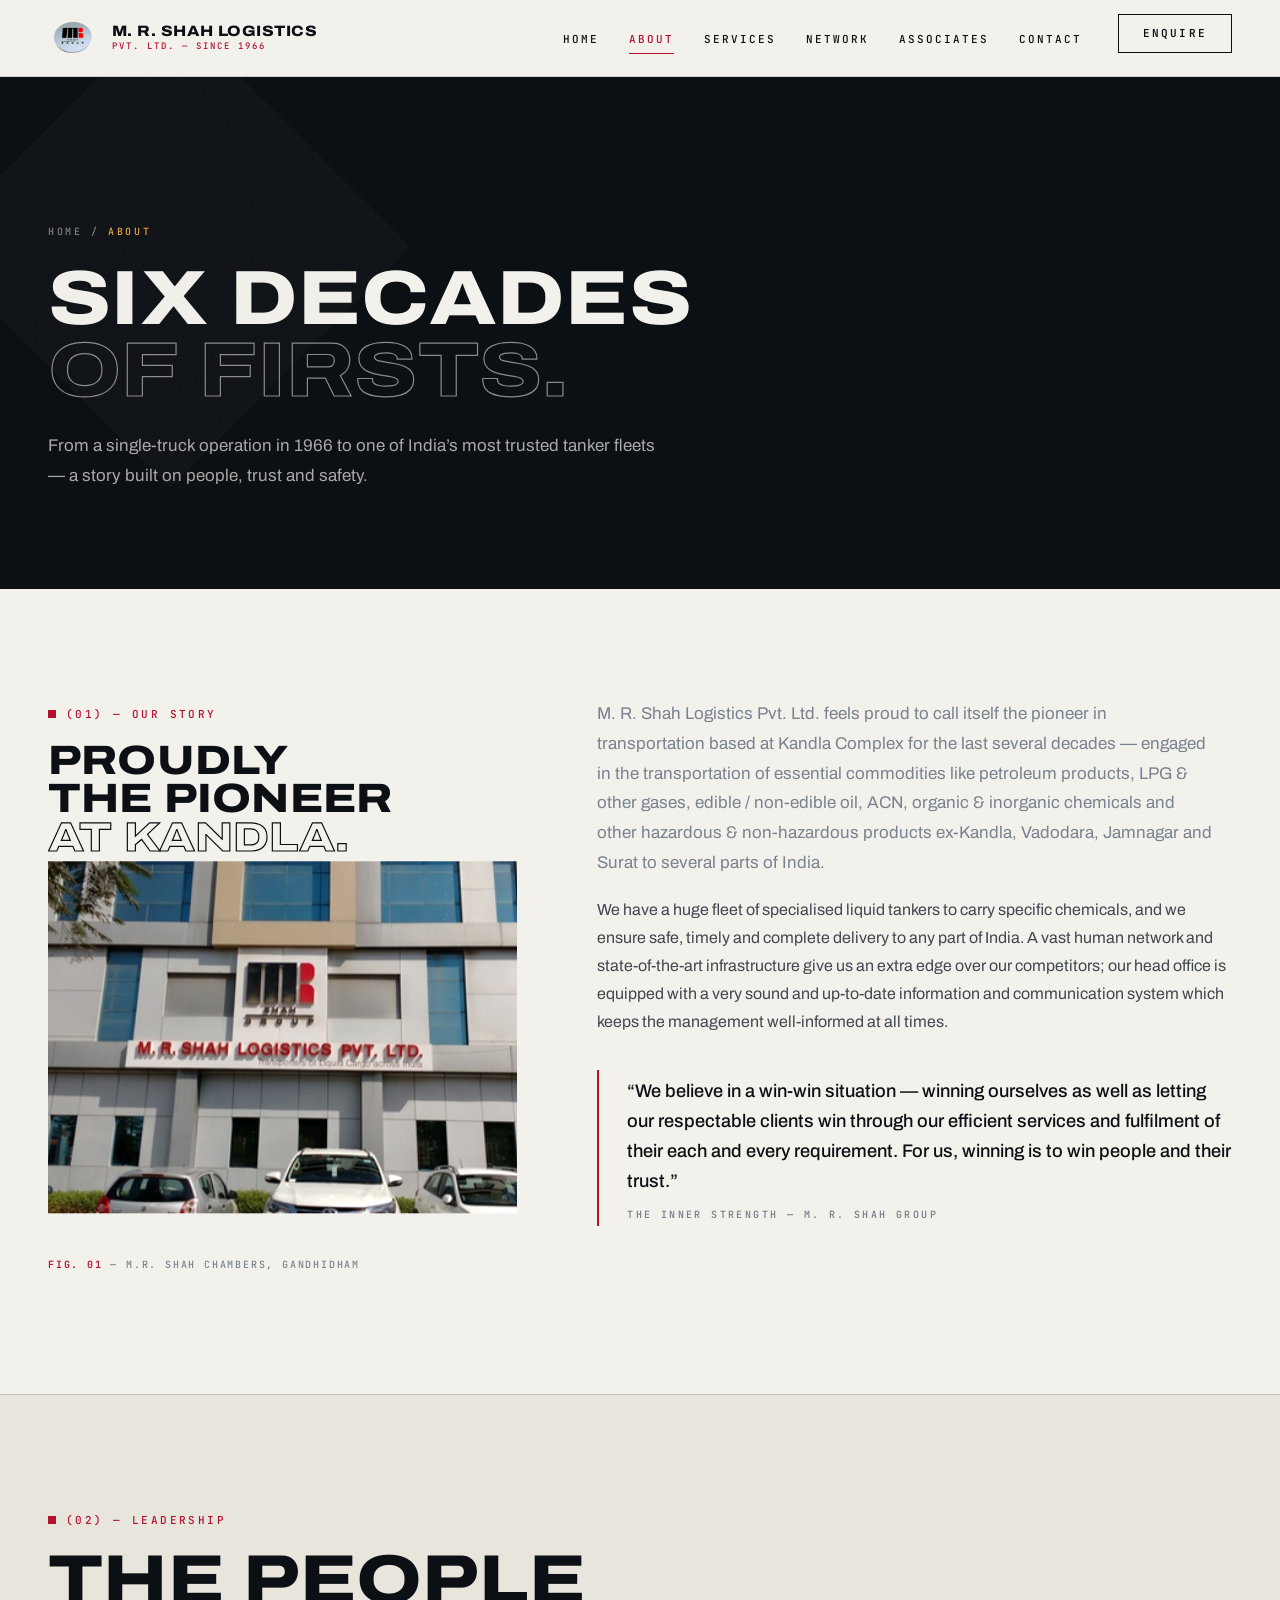
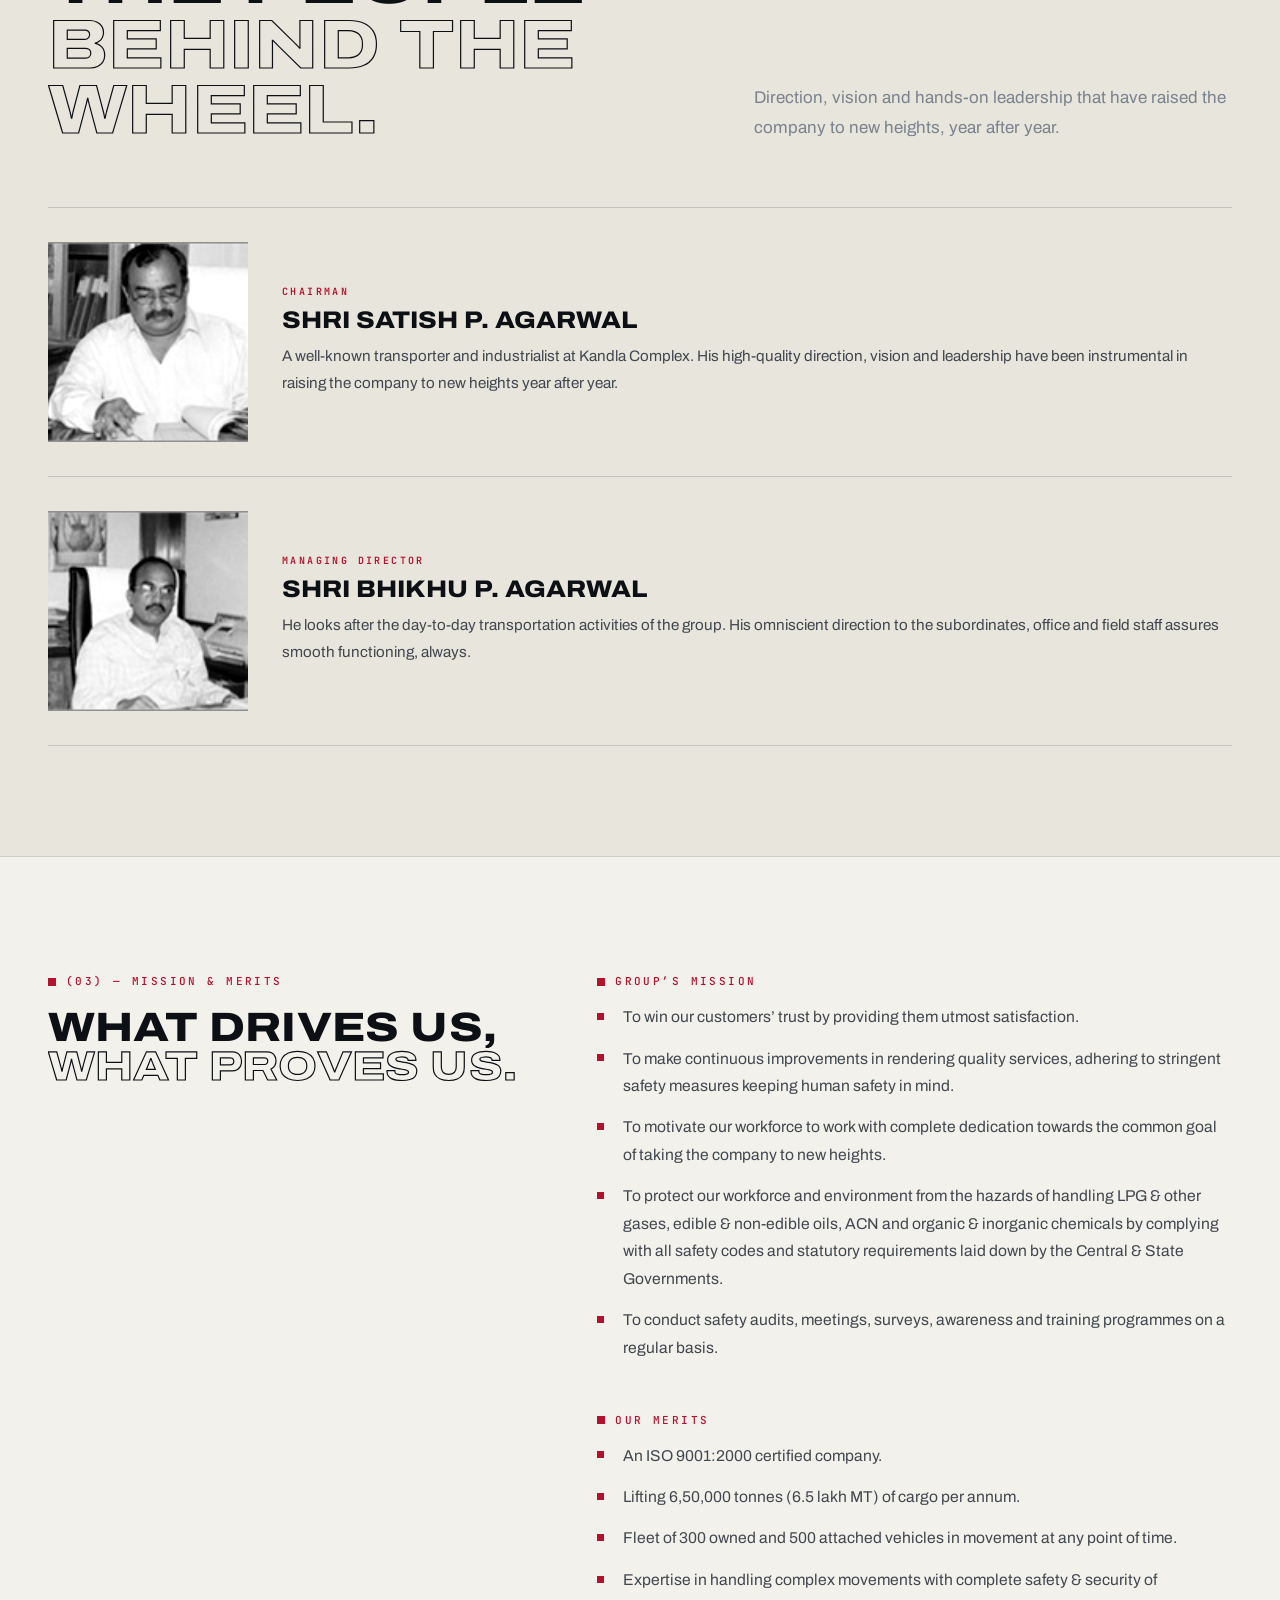
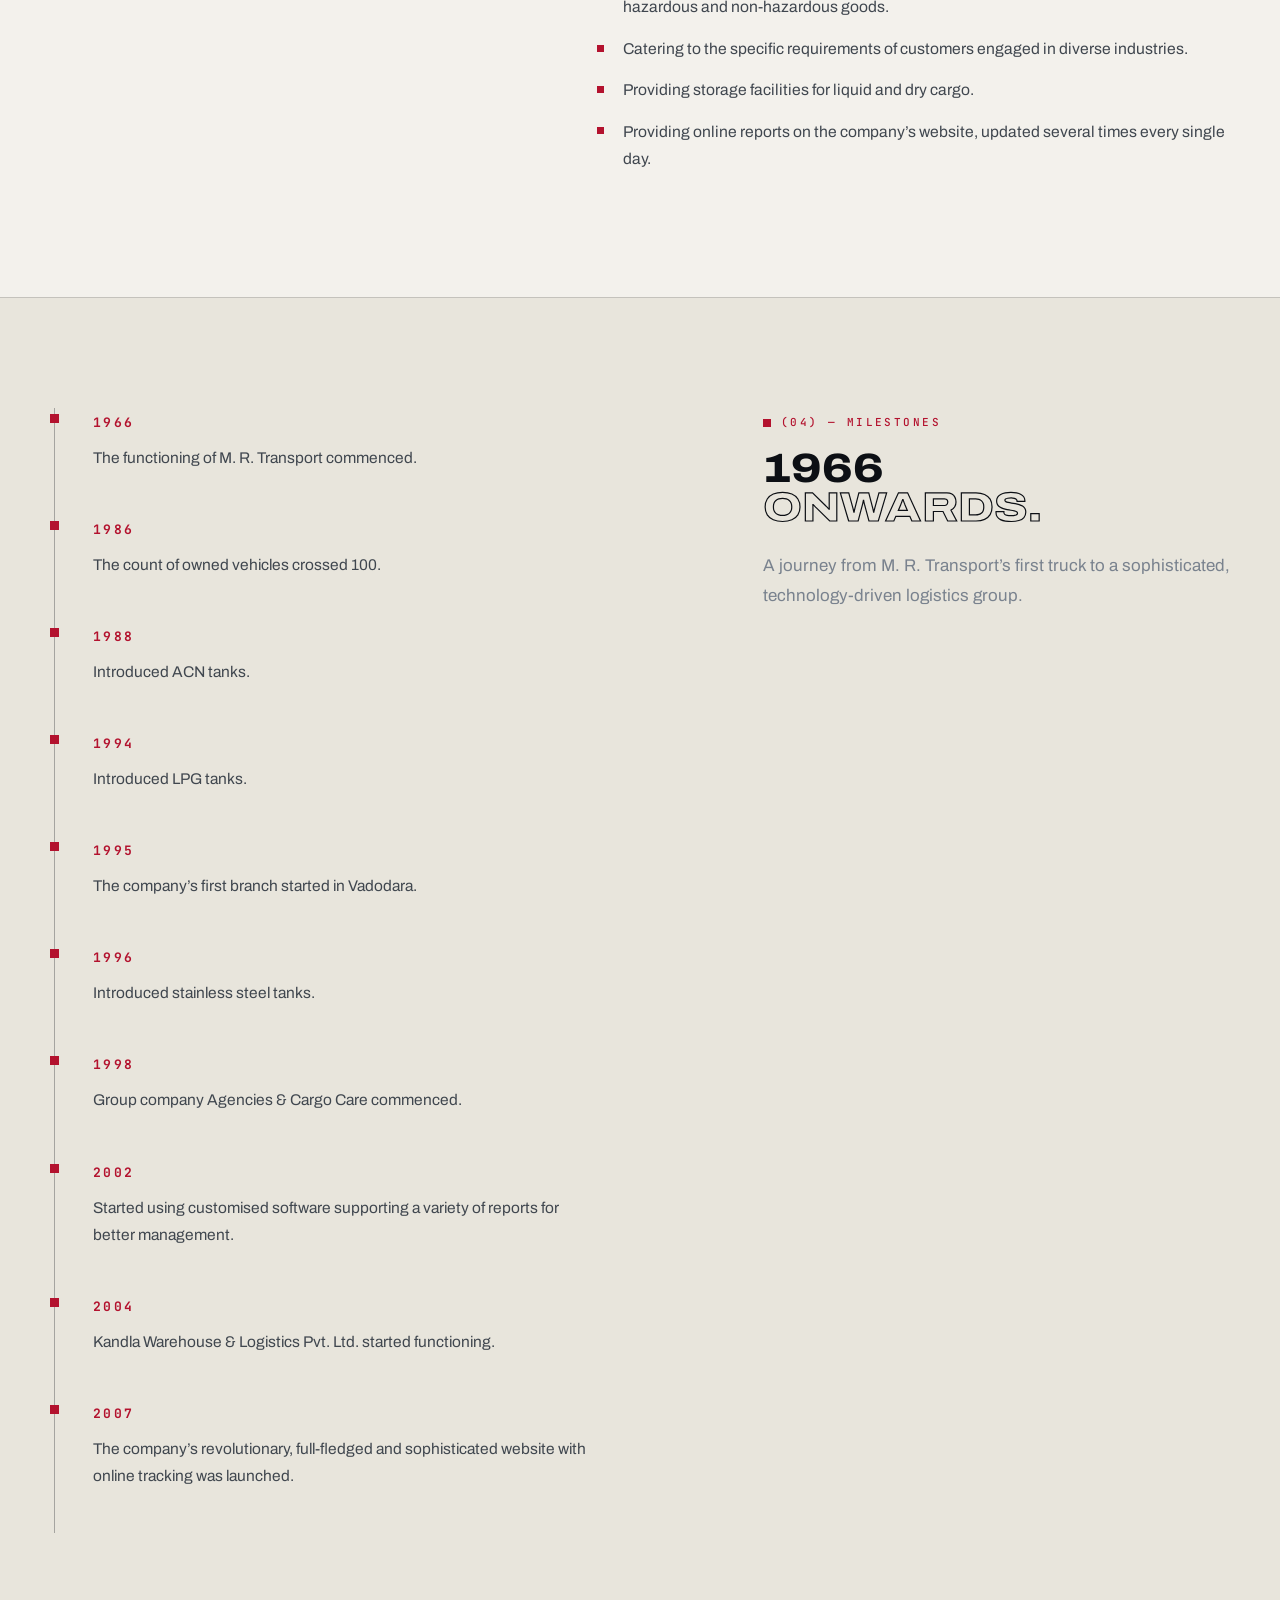
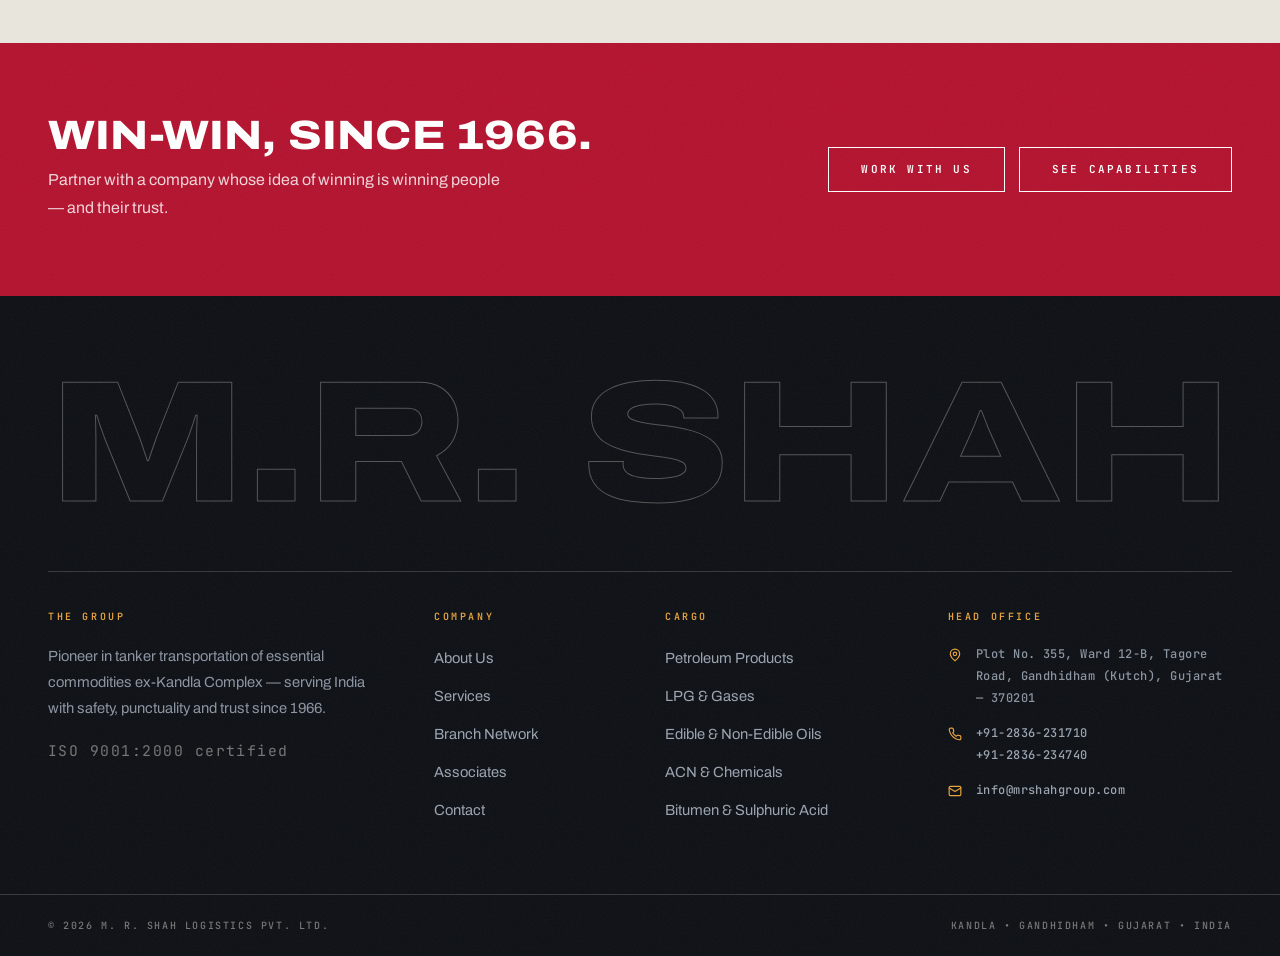
<file: about.html>
<!DOCTYPE html>
<html lang="en">
<head>
<meta charset="UTF-8">
<meta name="viewport" content="width=device-width, initial-scale=1.0">
<title>About Us — M. R. Shah Logistics Pvt. Ltd. | Six Decades of Transportation Excellence</title>
<meta name="description" content="The story, leadership, mission and milestones of M. R. Shah Logistics Pvt. Ltd. — pioneer in tanker transportation at Kandla Complex since 1966.">
<link rel="icon" type="image/png" href="assets/img/logo.png">
<link rel="preconnect" href="https://fonts.googleapis.com">
<link rel="preconnect" href="https://fonts.gstatic.com" crossorigin>
<link href="https://fonts.googleapis.com/css2?family=Archivo:wdth,wght@62..125,100..900&family=JetBrains+Mono:wght@400;500;600;700&display=swap" rel="stylesheet">
<link rel="stylesheet" href="assets/css/style.css">
</head>
<body>

<div class="preloader" id="preloader"><img src="assets/img/logo.png" alt=""><span class="pl-tx">M.R. Shah Logistics</span><span class="pl-n">000</span></div>
<div class="scroll-progress" aria-hidden="true"><i></i></div>

<header class="hdr">
  <div class="wrap hdr-in">
    <a class="brand" href="index.html">
      <img class="brand-logo" src="assets/img/logo.png" alt="M. R. Shah Group logo">
      <span class="brand-tx"><b>M. R. Shah Logistics</b><i>Pvt. Ltd. — Since 1966</i></span>
    </a>
    <button class="nav-toggle" aria-label="Menu" aria-expanded="false"><span></span><span></span><span></span></button>
    <nav class="nav" aria-label="Primary">
      <ul>
        <li><a class="nl" href="index.html">Home</a></li>
        <li><a class="nl on" href="about.html">About</a></li>
        <li><a class="nl" href="services.html">Services</a></li>
        <li><a class="nl" href="network.html">Network</a></li>
        <li><a class="nl" href="associates.html">Associates</a></li>
        <li><a class="nl" href="contact.html">Contact</a></li>
        <li><a class="btn-sq mag" href="contact.html"><span>Enquire</span></a></li>
      </ul>
    </nav>
  </div>
</header>

<section class="phero grain">
  <div class="wrap">
    <p class="crumbs">Home / <span>About</span></p>
    <h1 class="display mask">
      <span class="ln"><i>Six decades</i></span>
      <span class="ln"><i style="--d:.12s"><span class="outline lt">of firsts.</span></i></span>
    </h1>
    <p class="lead rv" style="--d:.3s">From a single-truck operation in 1966 to one of India&rsquo;s most trusted tanker fleets &mdash; a story built on people, trust and safety.</p>
  </div>
</section>

<!-- 01 STORY -->
<section class="sec">
  <div class="wrap split2">
    <div class="sticky-col">
      <p class="kicker rv">(01) &mdash; Our story</p>
      <h2 class="display sm mask">
        <span class="ln"><i>Proudly</i></span>
        <span class="ln"><i style="--d:.1s">the pioneer</i></span>
        <span class="ln"><i style="--d:.2s"><span class="outline">at Kandla.</span></i></span>
      </h2>
      <figure class="fig duo rv" style="margin:36px 0 0;aspect-ratio:4/3" data-plx="0.05">
        <img src="assets/old/building.jpg" alt="M. R. Shah Chambers head office, Gandhidham">
      </figure>
      <p class="fig-cap rv"><b>Fig. 01</b> &mdash; M.R. Shah Chambers, Gandhidham</p>
    </div>
    <div>
      <p class="lead rv">M. R. Shah Logistics Pvt. Ltd. feels proud to call itself the pioneer in transportation based at Kandla Complex for the last several decades &mdash; engaged in the transportation of essential commodities like petroleum products, LPG &amp; other gases, edible / non-edible oil, ACN, organic &amp; inorganic chemicals and other hazardous &amp; non-hazardous products ex-Kandla, Vadodara, Jamnagar and Surat to several parts of India.</p>
      <p class="rv">We have a huge fleet of specialised liquid tankers to carry specific chemicals, and we ensure safe, timely and complete delivery to any part of India. A vast human network and state-of-the-art infrastructure give us an extra edge over our competitors; our head office is equipped with a very sound and up-to-date information and communication system which keeps the management well-informed at all times.</p>
      <blockquote class="quote rv">&ldquo;We believe in a win-win situation &mdash; winning ourselves as well as letting our respectable clients win through our efficient services and fulfilment of their each and every requirement. For us, winning is to win people and their trust.&rdquo;<span>The Inner Strength &mdash; M. R. Shah Group</span></blockquote>
    </div>
  </div>
</section>

<!-- 02 LEADERSHIP -->
<section class="sec band-paper2">
  <div class="wrap">
    <div class="sec-head">
      <div>
        <p class="kicker rv">(02) &mdash; Leadership</p>
        <h2 class="display mask"><span class="ln"><i>The people</i></span><span class="ln"><i style="--d:.12s"><span class="outline">behind the wheel.</span></i></span></h2>
      </div>
      <p class="lead rv">Direction, vision and hands-on leadership that have raised the company to new heights, year after year.</p>
    </div>
    <div>
      <article class="person rv">
        <figure class="fig" style="margin:0"><img src="assets/old/cm.jpg" alt="Portrait of Shri Satish P. Agarwal, Chairman"></figure>
        <div>
          <p class="role">Chairman</p>
          <h3>Shri Satish P. Agarwal</h3>
          <p>A well-known transporter and industrialist at Kandla Complex. His high-quality direction, vision and leadership have been instrumental in raising the company to new heights year after year.</p>
        </div>
      </article>
      <article class="person rv">
        <figure class="fig" style="margin:0"><img src="assets/old/md.jpg" alt="Portrait of Shri Bhikhu P. Agarwal, Managing Director"></figure>
        <div>
          <p class="role">Managing Director</p>
          <h3>Shri Bhikhu P. Agarwal</h3>
          <p>He looks after the day-to-day transportation activities of the group. His omniscient direction to the subordinates, office and field staff assures smooth functioning, always.</p>
        </div>
      </article>
    </div>
  </div>
</section>

<!-- 03 MISSION / MERITS -->
<section class="sec">
  <div class="wrap split2">
    <div class="sticky-col">
      <p class="kicker rv">(03) &mdash; Mission &amp; merits</p>
      <h2 class="display sm mask">
        <span class="ln"><i>What drives us,</i></span>
        <span class="ln"><i style="--d:.1s"><span class="outline">what proves us.</span></i></span>
      </h2>
    </div>
    <div>
      <p class="kicker rv" style="margin-bottom:16px">Group&rsquo;s mission</p>
      <ul class="list-sq rv" style="margin-bottom:44px">
        <li>To win our customers&rsquo; trust by providing them utmost satisfaction.</li>
        <li>To make continuous improvements in rendering quality services, adhering to stringent safety measures keeping human safety in mind.</li>
        <li>To motivate our workforce to work with complete dedication towards the common goal of taking the company to new heights.</li>
        <li>To protect our workforce and environment from the hazards of handling LPG &amp; other gases, edible &amp; non-edible oils, ACN and organic &amp; inorganic chemicals by complying with all safety codes and statutory requirements laid down by the Central &amp; State Governments.</li>
        <li>To conduct safety audits, meetings, surveys, awareness and training programmes on a regular basis.</li>
      </ul>
      <p class="kicker rv" style="margin-bottom:16px">Our merits</p>
      <ul class="list-sq rv">
        <li>An ISO 9001:2000 certified company.</li>
        <li>Lifting 6,50,000 tonnes (6.5 lakh MT) of cargo per annum.</li>
        <li>Fleet of 300 owned and 500 attached vehicles in movement at any point of time.</li>
        <li>Expertise in handling complex movements with complete safety &amp; security of hazardous and non-hazardous goods.</li>
        <li>Catering to the specific requirements of customers engaged in diverse industries.</li>
        <li>Providing storage facilities for liquid and dry cargo.</li>
        <li>Providing online reports on the company&rsquo;s website, updated several times every single day.</li>
      </ul>
    </div>
  </div>
</section>

<!-- 04 MILESTONES -->
<section class="sec band-paper2">
  <div class="wrap split2 rev">
    <div class="sticky-col">
      <p class="kicker rv">(04) &mdash; Milestones</p>
      <h2 class="display sm mask">
        <span class="ln"><i>1966</i></span>
        <span class="ln"><i style="--d:.1s"><span class="outline">onwards.</span></i></span>
      </h2>
      <p class="lead rv" style="margin-top:24px">A journey from M. R. Transport&rsquo;s first truck to a sophisticated, technology-driven logistics group.</p>
    </div>
    <div class="tl rv">
      <div class="tl-item"><span class="yr">1966</span><p>The functioning of M. R. Transport commenced.</p></div>
      <div class="tl-item"><span class="yr">1986</span><p>The count of owned vehicles crossed 100.</p></div>
      <div class="tl-item"><span class="yr">1988</span><p>Introduced ACN tanks.</p></div>
      <div class="tl-item"><span class="yr">1994</span><p>Introduced LPG tanks.</p></div>
      <div class="tl-item"><span class="yr">1995</span><p>The company&rsquo;s first branch started in Vadodara.</p></div>
      <div class="tl-item"><span class="yr">1996</span><p>Introduced stainless steel tanks.</p></div>
      <div class="tl-item"><span class="yr">1998</span><p>Group company Agencies &amp; Cargo Care commenced.</p></div>
      <div class="tl-item"><span class="yr">2002</span><p>Started using customised software supporting a variety of reports for better management.</p></div>
      <div class="tl-item"><span class="yr">2004</span><p>Kandla Warehouse &amp; Logistics Pvt. Ltd. started functioning.</p></div>
      <div class="tl-item"><span class="yr">2007</span><p>The company&rsquo;s revolutionary, full-fledged and sophisticated website with online tracking was launched.</p></div>
    </div>
  </div>
</section>

<section class="cta-strip grain">
  <div class="wrap">
    <div>
      <h2 class="display sm">Win-win, since 1966.</h2>
      <p>Partner with a company whose idea of winning is winning people &mdash; and their trust.</p>
    </div>
    <div style="display:flex;gap:14px;flex-wrap:wrap">
      <a class="btn-sq mag" href="contact.html"><span>Work with us</span></a>
      <a class="btn-sq mag" href="services.html"><span>See capabilities</span></a>
    </div>
  </div>
</section>

<footer class="ftr grain">
  <div class="wrap">
    <div class="f-word" aria-hidden="true">M.R.&nbsp;Shah</div>
    <div class="f-grid">
      <div>
        <h4>The Group</h4>
        <p>Pioneer in tanker transportation of essential commodities ex-Kandla Complex &mdash; serving India with safety, punctuality and trust since 1966.</p>
        <p class="m" style="color:rgba(243,241,236,.45)">ISO 9001:2000 certified</p>
      </div>
      <div>
        <h4>Company</h4>
        <ul>
          <li><a href="about.html">About Us</a></li>
          <li><a href="services.html">Services</a></li>
          <li><a href="network.html">Branch Network</a></li>
          <li><a href="associates.html">Associates</a></li>
          <li><a href="contact.html">Contact</a></li>
        </ul>
      </div>
      <div>
        <h4>Cargo</h4>
        <ul>
          <li><a href="services.html">Petroleum Products</a></li>
          <li><a href="services.html">LPG &amp; Gases</a></li>
          <li><a href="services.html">Edible &amp; Non-Edible Oils</a></li>
          <li><a href="services.html">ACN &amp; Chemicals</a></li>
          <li><a href="services.html">Bitumen &amp; Sulphuric Acid</a></li>
        </ul>
      </div>
      <div>
        <h4>Head Office</h4>
        <ul class="f-ct">
          <li><svg width="14" height="14" viewBox="0 0 24 24" fill="none" stroke="currentColor" stroke-width="2" stroke-linecap="round" stroke-linejoin="round"><path d="M20 10c0 6-8 12-8 12s-8-6-8-12a8 8 0 0 1 16 0Z"/><circle cx="12" cy="10" r="3"/></svg><span>Plot No. 355, Ward 12-B, Tagore Road, Gandhidham (Kutch), Gujarat &mdash; 370201</span></li>
          <li><svg width="14" height="14" viewBox="0 0 24 24" fill="none" stroke="currentColor" stroke-width="2" stroke-linecap="round" stroke-linejoin="round"><path d="M22 16.92v3a2 2 0 0 1-2.18 2 19.79 19.79 0 0 1-8.63-3.07 19.5 19.5 0 0 1-6-6 19.79 19.79 0 0 1-3.07-8.67A2 2 0 0 1 4.11 2h3a2 2 0 0 1 2 1.72 12.84 12.84 0 0 0 .7 2.81 2 2 0 0 1-.45 2.11L8.09 9.91a16 16 0 0 0 6 6l1.27-1.27a2 2 0 0 1 2.11-.45 12.84 12.84 0 0 0 2.81.7A2 2 0 0 1 22 16.92z"/></svg><span><a href="tel:+912836231710">+91-2836-231710</a><br><a href="tel:+912836234740">+91-2836-234740</a></span></li>
          <li><svg width="14" height="14" viewBox="0 0 24 24" fill="none" stroke="currentColor" stroke-width="2" stroke-linecap="round" stroke-linejoin="round"><rect x="2" y="4" width="20" height="16" rx="2"/><path d="m22 7-10 6L2 7"/></svg><span><a href="mailto:info@mrshahgroup.com">info@mrshahgroup.com</a></span></li>
        </ul>
      </div>
    </div>
  </div>
  <div class="f-bar"><div class="wrap"><span>&copy; <span data-year>2026</span> M. R. Shah Logistics Pvt. Ltd.</span><span>Kandla &bull; Gandhidham &bull; Gujarat &bull; India</span></div></div>
</footer>

<script src="assets/js/main.js"></script>
</body>
</html>
</file>
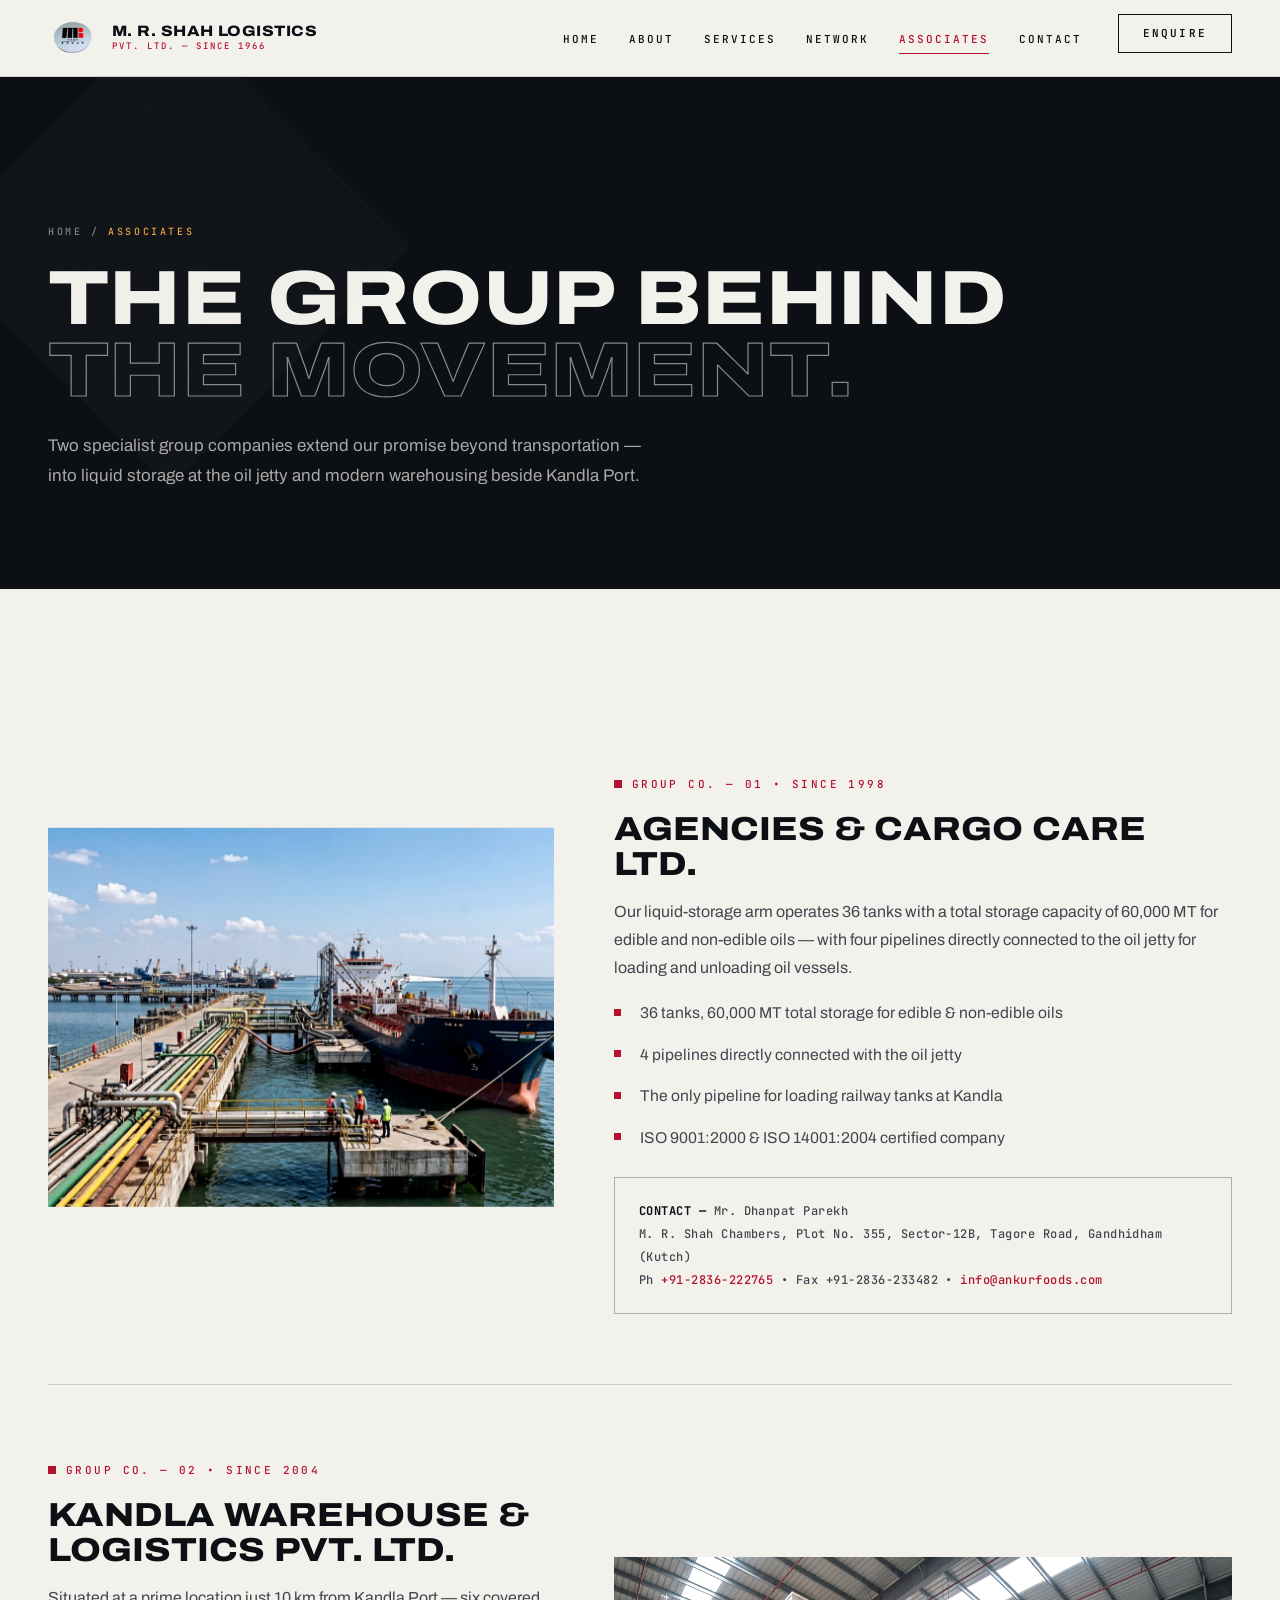
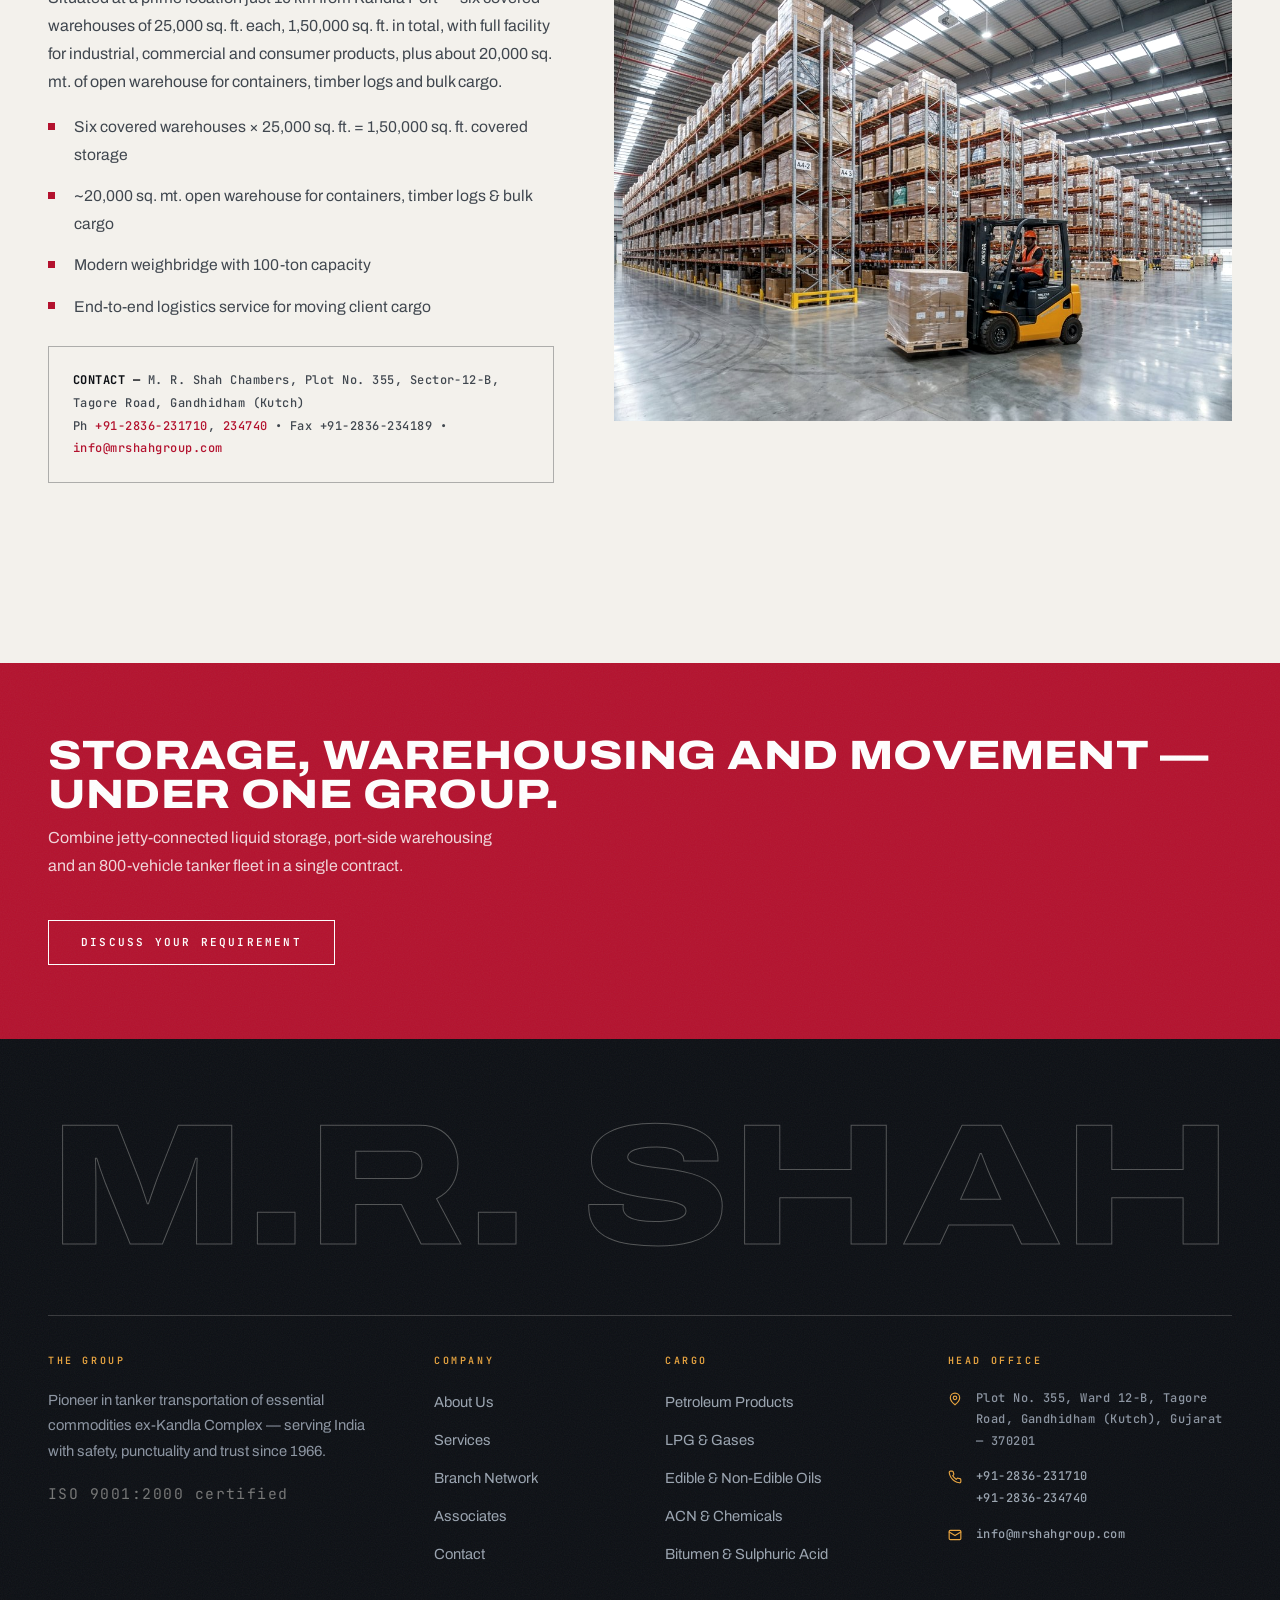
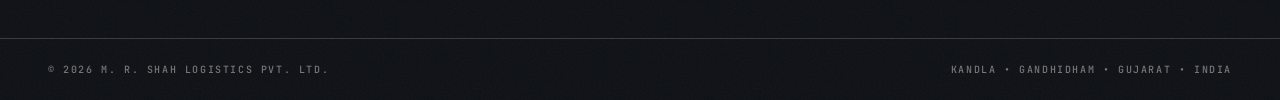
<file: associates.html>
<!DOCTYPE html>
<html lang="en">
<head>
<meta charset="UTF-8">
<meta name="viewport" content="width=device-width, initial-scale=1.0">
<title>Associates — M. R. Shah Logistics Pvt. Ltd. | Storage &amp; Warehousing Group Companies</title>
<meta name="description" content="Group companies: Agencies & Cargo Care Ltd. (60,000 MT liquid storage, oil-jetty pipelines) and Kandla Warehouse & Logistics Pvt. Ltd. (1,50,000 sq. ft. covered warehousing).">
<link rel="icon" type="image/png" href="assets/img/logo.png">
<link rel="preconnect" href="https://fonts.googleapis.com">
<link rel="preconnect" href="https://fonts.gstatic.com" crossorigin>
<link href="https://fonts.googleapis.com/css2?family=Archivo:wdth,wght@62..125,100..900&family=JetBrains+Mono:wght@400;500;600;700&display=swap" rel="stylesheet">
<link rel="stylesheet" href="assets/css/style.css">
</head>
<body>

<div class="preloader" id="preloader"><img src="assets/img/logo.png" alt=""><span class="pl-tx">M.R. Shah Logistics</span><span class="pl-n">000</span></div>
<div class="scroll-progress" aria-hidden="true"><i></i></div>

<header class="hdr">
  <div class="wrap hdr-in">
    <a class="brand" href="index.html">
      <img class="brand-logo" src="assets/img/logo.png" alt="M. R. Shah Group logo">
      <span class="brand-tx"><b>M. R. Shah Logistics</b><i>Pvt. Ltd. — Since 1966</i></span>
    </a>
    <button class="nav-toggle" aria-label="Menu" aria-expanded="false"><span></span><span></span><span></span></button>
    <nav class="nav" aria-label="Primary">
      <ul>
        <li><a class="nl" href="index.html">Home</a></li>
        <li><a class="nl" href="about.html">About</a></li>
        <li><a class="nl" href="services.html">Services</a></li>
        <li><a class="nl" href="network.html">Network</a></li>
        <li><a class="nl on" href="associates.html">Associates</a></li>
        <li><a class="nl" href="contact.html">Contact</a></li>
        <li><a class="btn-sq mag" href="contact.html"><span>Enquire</span></a></li>
      </ul>
    </nav>
  </div>
</header>

<section class="phero grain">
  <div class="wrap">
    <p class="crumbs">Home / <span>Associates</span></p>
    <h1 class="display mask">
      <span class="ln"><i>The group behind</i></span>
      <span class="ln"><i style="--d:.12s"><span class="outline lt">the movement.</span></i></span>
    </h1>
    <p class="lead rv" style="--d:.3s">Two specialist group companies extend our promise beyond transportation &mdash; into liquid storage at the oil jetty and modern warehousing beside Kandla Port.</p>
  </div>
</section>

<section class="sec">
  <div class="wrap">

    <div class="assoc rv">
      <figure class="fig duo" style="margin:0" data-plx="0.04">
        <img src="assets/img/port-jetty.jpg" alt="Oil jetty with pipelines connected to a product tanker vessel">
      </figure>
      <div>
        <p class="kicker">Group co. &mdash; 01 &bull; Since 1998</p>
        <h3>Agencies &amp; Cargo Care Ltd.</h3>
        <p>Our liquid-storage arm operates 36 tanks with a total storage capacity of 60,000 MT for edible and non-edible oils &mdash; with four pipelines directly connected to the oil jetty for loading and unloading oil vessels.</p>
        <ul class="list-sq">
          <li>36 tanks, 60,000 MT total storage for edible &amp; non-edible oils</li>
          <li>4 pipelines directly connected with the oil jetty</li>
          <li>The only pipeline for loading railway tanks at Kandla</li>
          <li>ISO 9001:2000 &amp; ISO 14001:2004 certified company</li>
        </ul>
        <div class="contact-box">
          <b>CONTACT &mdash;</b> Mr. Dhanpat Parekh<br>
          M. R. Shah Chambers, Plot No. 355, Sector-12B, Tagore Road, Gandhidham (Kutch)<br>
          Ph <a href="tel:+912836222765">+91-2836-222765</a> &bull; Fax +91-2836-233482 &bull; <a href="mailto:info@ankurfoods.com">info@ankurfoods.com</a>
        </div>
      </div>
    </div>

    <div class="assoc rev rv">
      <figure class="fig duo" style="margin:0" data-plx="0.04">
        <img src="assets/img/warehouse.jpg" alt="Covered warehouses of Kandla Warehouse & Logistics Pvt. Ltd.">
      </figure>
      <div>
        <p class="kicker">Group co. &mdash; 02 &bull; Since 2004</p>
        <h3>Kandla Warehouse &amp; Logistics Pvt. Ltd.</h3>
        <p>Situated at a prime location just 10 km from Kandla Port &mdash; six covered warehouses of 25,000 sq. ft. each, 1,50,000 sq. ft. in total, with full facility for industrial, commercial and consumer products, plus about 20,000 sq. mt. of open warehouse for containers, timber logs and bulk cargo.</p>
        <ul class="list-sq">
          <li>Six covered warehouses &times; 25,000 sq. ft. = 1,50,000 sq. ft. covered storage</li>
          <li>~20,000 sq. mt. open warehouse for containers, timber logs &amp; bulk cargo</li>
          <li>Modern weighbridge with 100-ton capacity</li>
          <li>End-to-end logistics service for moving client cargo</li>
        </ul>
        <div class="contact-box">
          <b>CONTACT &mdash;</b> M. R. Shah Chambers, Plot No. 355, Sector-12-B, Tagore Road, Gandhidham (Kutch)<br>
          Ph <a href="tel:+912836231710">+91-2836-231710</a>, <a href="tel:+912836234740">234740</a> &bull; Fax +91-2836-234189 &bull; <a href="mailto:info@mrshahgroup.com">info@mrshahgroup.com</a>
        </div>
      </div>
    </div>

  </div>
</section>

<section class="cta-strip grain">
  <div class="wrap">
    <div>
      <h2 class="display sm">Storage, warehousing and movement &mdash; under one group.</h2>
      <p>Combine jetty-connected liquid storage, port-side warehousing and an 800-vehicle tanker fleet in a single contract.</p>
    </div>
    <a class="btn-sq mag" href="contact.html"><span>Discuss your requirement</span></a>
  </div>
</section>

<footer class="ftr grain">
  <div class="wrap">
    <div class="f-word" aria-hidden="true">M.R.&nbsp;Shah</div>
    <div class="f-grid">
      <div>
        <h4>The Group</h4>
        <p>Pioneer in tanker transportation of essential commodities ex-Kandla Complex &mdash; serving India with safety, punctuality and trust since 1966.</p>
        <p class="m" style="color:rgba(243,241,236,.45)">ISO 9001:2000 certified</p>
      </div>
      <div>
        <h4>Company</h4>
        <ul>
          <li><a href="about.html">About Us</a></li>
          <li><a href="services.html">Services</a></li>
          <li><a href="network.html">Branch Network</a></li>
          <li><a href="associates.html">Associates</a></li>
          <li><a href="contact.html">Contact</a></li>
        </ul>
      </div>
      <div>
        <h4>Cargo</h4>
        <ul>
          <li><a href="services.html">Petroleum Products</a></li>
          <li><a href="services.html">LPG &amp; Gases</a></li>
          <li><a href="services.html">Edible &amp; Non-Edible Oils</a></li>
          <li><a href="services.html">ACN &amp; Chemicals</a></li>
          <li><a href="services.html">Bitumen &amp; Sulphuric Acid</a></li>
        </ul>
      </div>
      <div>
        <h4>Head Office</h4>
        <ul class="f-ct">
          <li><svg width="14" height="14" viewBox="0 0 24 24" fill="none" stroke="currentColor" stroke-width="2" stroke-linecap="round" stroke-linejoin="round"><path d="M20 10c0 6-8 12-8 12s-8-6-8-12a8 8 0 0 1 16 0Z"/><circle cx="12" cy="10" r="3"/></svg><span>Plot No. 355, Ward 12-B, Tagore Road, Gandhidham (Kutch), Gujarat &mdash; 370201</span></li>
          <li><svg width="14" height="14" viewBox="0 0 24 24" fill="none" stroke="currentColor" stroke-width="2" stroke-linecap="round" stroke-linejoin="round"><path d="M22 16.92v3a2 2 0 0 1-2.18 2 19.79 19.79 0 0 1-8.63-3.07 19.5 19.5 0 0 1-6-6 19.79 19.79 0 0 1-3.07-8.67A2 2 0 0 1 4.11 2h3a2 2 0 0 1 2 1.72 12.84 12.84 0 0 0 .7 2.81 2 2 0 0 1-.45 2.11L8.09 9.91a16 16 0 0 0 6 6l1.27-1.27a2 2 0 0 1 2.11-.45 12.84 12.84 0 0 0 2.81.7A2 2 0 0 1 22 16.92z"/></svg><span><a href="tel:+912836231710">+91-2836-231710</a><br><a href="tel:+912836234740">+91-2836-234740</a></span></li>
          <li><svg width="14" height="14" viewBox="0 0 24 24" fill="none" stroke="currentColor" stroke-width="2" stroke-linecap="round" stroke-linejoin="round"><rect x="2" y="4" width="20" height="16" rx="2"/><path d="m22 7-10 6L2 7"/></svg><span><a href="mailto:info@mrshahgroup.com">info@mrshahgroup.com</a></span></li>
        </ul>
      </div>
    </div>
  </div>
  <div class="f-bar"><div class="wrap"><span>&copy; <span data-year>2026</span> M. R. Shah Logistics Pvt. Ltd.</span><span>Kandla &bull; Gandhidham &bull; Gujarat &bull; India</span></div></div>
</footer>

<script src="assets/js/main.js"></script>
</body>
</html>
</file>
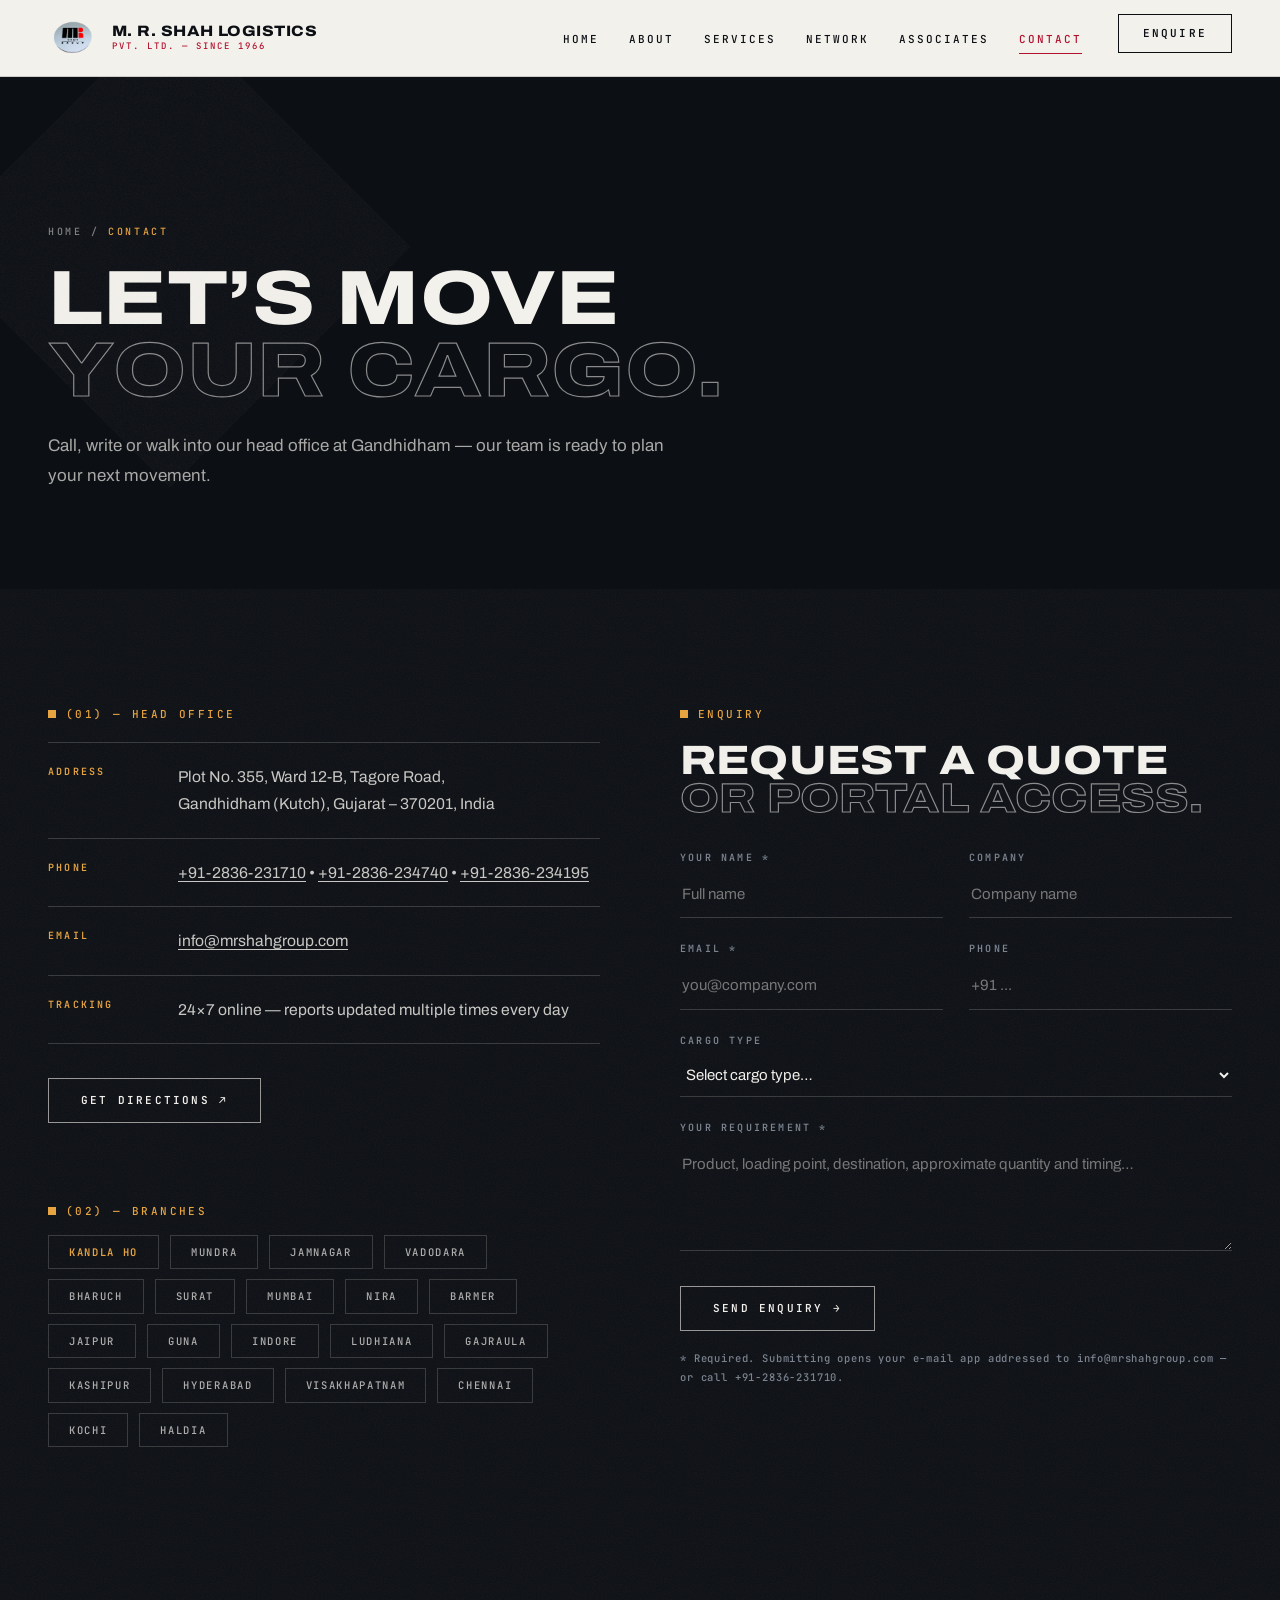
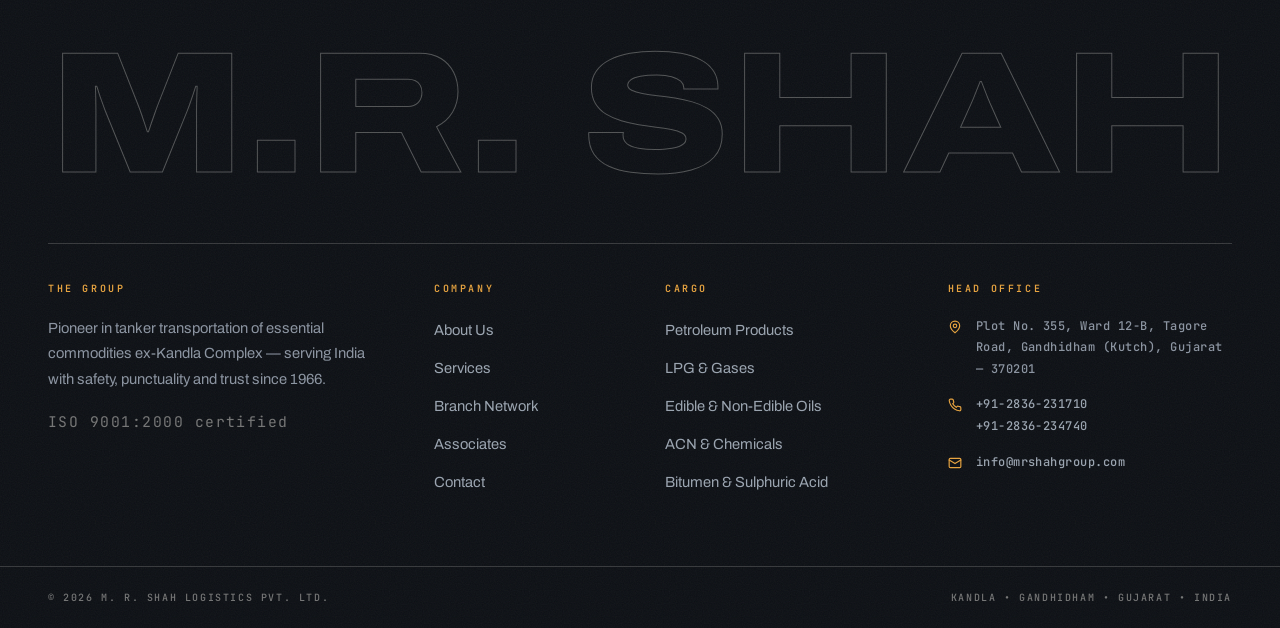
<file: contact.html>
<!DOCTYPE html>
<html lang="en">
<head>
<meta charset="UTF-8">
<meta name="viewport" content="width=device-width, initial-scale=1.0">
<title>Contact — M. R. Shah Logistics Pvt. Ltd. | Gandhidham (Kutch), Gujarat</title>
<meta name="description" content="Contact M. R. Shah Logistics Pvt. Ltd. — Plot No. 355, Ward 12-B, Tagore Road, Gandhidham (Kutch) 370201. Phone +91-2836-231710, 234740, 234195. Email info@mrshahgroup.com.">
<link rel="icon" type="image/png" href="assets/img/logo.png">
<link rel="preconnect" href="https://fonts.googleapis.com">
<link rel="preconnect" href="https://fonts.gstatic.com" crossorigin>
<link href="https://fonts.googleapis.com/css2?family=Archivo:wdth,wght@62..125,100..900&family=JetBrains+Mono:wght@400;500;600;700&display=swap" rel="stylesheet">
<link rel="stylesheet" href="assets/css/style.css">
</head>
<body>

<div class="preloader" id="preloader"><img src="assets/img/logo.png" alt=""><span class="pl-tx">M.R. Shah Logistics</span><span class="pl-n">000</span></div>
<div class="scroll-progress" aria-hidden="true"><i></i></div>

<header class="hdr">
  <div class="wrap hdr-in">
    <a class="brand" href="index.html">
      <img class="brand-logo" src="assets/img/logo.png" alt="M. R. Shah Group logo">
      <span class="brand-tx"><b>M. R. Shah Logistics</b><i>Pvt. Ltd. — Since 1966</i></span>
    </a>
    <button class="nav-toggle" aria-label="Menu" aria-expanded="false"><span></span><span></span><span></span></button>
    <nav class="nav" aria-label="Primary">
      <ul>
        <li><a class="nl" href="index.html">Home</a></li>
        <li><a class="nl" href="about.html">About</a></li>
        <li><a class="nl" href="services.html">Services</a></li>
        <li><a class="nl" href="network.html">Network</a></li>
        <li><a class="nl" href="associates.html">Associates</a></li>
        <li><a class="nl on" href="contact.html">Contact</a></li>
        <li><a class="btn-sq mag" href="contact.html"><span>Enquire</span></a></li>
      </ul>
    </nav>
  </div>
</header>

<section class="phero grain">
  <div class="wrap">
    <p class="crumbs">Home / <span>Contact</span></p>
    <h1 class="display mask">
      <span class="ln"><i>Let&rsquo;s move</i></span>
      <span class="ln"><i style="--d:.12s"><span class="outline lt">your cargo.</span></i></span>
    </h1>
    <p class="lead rv" style="--d:.3s">Call, write or walk into our head office at Gandhidham &mdash; our team is ready to plan your next movement.</p>
  </div>
</section>

<section class="sec band-ink grain">
  <div class="wrap ct-grid">
    <div>
      <p class="kicker lt rv">(01) &mdash; Head office</p>
      <div class="ct-rows rv">
        <div class="ct-row"><span class="k">Address</span><span class="v">Plot No. 355, Ward 12-B, Tagore Road,<br>Gandhidham (Kutch), Gujarat &ndash; 370201, India</span></div>
        <div class="ct-row"><span class="k">Phone</span><span class="v"><a href="tel:+912836231710">+91-2836-231710</a> &bull; <a href="tel:+912836234740">+91-2836-234740</a> &bull; <a href="tel:+912836234195">+91-2836-234195</a></span></div>
        <div class="ct-row"><span class="k">Email</span><span class="v"><a href="mailto:info@mrshahgroup.com">info@mrshahgroup.com</a></span></div>
        <div class="ct-row"><span class="k">Tracking</span><span class="v">24&times;7 online &mdash; reports updated multiple times every day</span></div>
      </div>
      <p style="margin-top:34px" class="rv">
        <a class="btn-sq lt mag" href="https://maps.google.com/?q=M.+R.+Shah+Chambers,+Plot+No.+355,+Sector+12-B,+Tagore+Road,+Gandhidham,+Gujarat+370201" target="_blank" rel="noopener"><span>Get directions &nearr;</span></a>
      </p>
      <p class="kicker lt rv" style="margin:56px 0 18px">(02) &mdash; Branches</p>
      <div class="rv">
        <span class="chip-d hq" style="border-color:var(--line-w);background:transparent;color:var(--paper)"><b>Kandla HO</b></span>
        <span class="chip-d" style="border-color:var(--line-w);color:rgba(243,241,236,.7)">Mundra</span>
        <span class="chip-d" style="border-color:var(--line-w);color:rgba(243,241,236,.7)">Jamnagar</span>
        <span class="chip-d" style="border-color:var(--line-w);color:rgba(243,241,236,.7)">Vadodara</span>
        <span class="chip-d" style="border-color:var(--line-w);color:rgba(243,241,236,.7)">Bharuch</span>
        <span class="chip-d" style="border-color:var(--line-w);color:rgba(243,241,236,.7)">Surat</span>
        <span class="chip-d" style="border-color:var(--line-w);color:rgba(243,241,236,.7)">Mumbai</span>
        <span class="chip-d" style="border-color:var(--line-w);color:rgba(243,241,236,.7)">Nira</span>
        <span class="chip-d" style="border-color:var(--line-w);color:rgba(243,241,236,.7)">Barmer</span>
        <span class="chip-d" style="border-color:var(--line-w);color:rgba(243,241,236,.7)">Jaipur</span>
        <span class="chip-d" style="border-color:var(--line-w);color:rgba(243,241,236,.7)">Guna</span>
        <span class="chip-d" style="border-color:var(--line-w);color:rgba(243,241,236,.7)">Indore</span>
        <span class="chip-d" style="border-color:var(--line-w);color:rgba(243,241,236,.7)">Ludhiana</span>
        <span class="chip-d" style="border-color:var(--line-w);color:rgba(243,241,236,.7)">Gajraula</span>
        <span class="chip-d" style="border-color:var(--line-w);color:rgba(243,241,236,.7)">Kashipur</span>
        <span class="chip-d" style="border-color:var(--line-w);color:rgba(243,241,236,.7)">Hyderabad</span>
        <span class="chip-d" style="border-color:var(--line-w);color:rgba(243,241,236,.7)">Visakhapatnam</span>
        <span class="chip-d" style="border-color:var(--line-w);color:rgba(243,241,236,.7)">Chennai</span>
        <span class="chip-d" style="border-color:var(--line-w);color:rgba(243,241,236,.7)">Kochi</span>
        <span class="chip-d" style="border-color:var(--line-w);color:rgba(243,241,236,.7)">Haldia</span>
      </div>
    </div>
    <div class="form rv" style="--d:.15s">
      <p class="kicker lt">Enquiry</p>
      <h2 class="display sm" style="margin-bottom:34px">Request a quote<br><span class="outline lt">or portal access.</span></h2>
      <form id="enquiry-form" novalidate>
        <div class="frow">
          <div class="field"><label for="f-name">Your name *</label><input id="f-name" name="name" type="text" placeholder="Full name" required></div>
          <div class="field"><label for="f-company">Company</label><input id="f-company" name="company" type="text" placeholder="Company name"></div>
        </div>
        <div class="frow">
          <div class="field"><label for="f-email">Email *</label><input id="f-email" name="email" type="email" placeholder="you@company.com" required></div>
          <div class="field"><label for="f-phone">Phone</label><input id="f-phone" name="phone" type="tel" placeholder="+91 ..."></div>
        </div>
        <div class="field">
          <label for="f-cargo">Cargo type</label>
          <select id="f-cargo" name="cargo">
            <option value="">Select cargo type&hellip;</option>
            <option>Petroleum Products</option>
            <option>LPG &amp; Other Gases</option>
            <option>Edible / Non-Edible Oils</option>
            <option>ACN</option>
            <option>Organic / Inorganic Chemicals</option>
            <option>Bitumen</option>
            <option>Sulphuric Acid</option>
            <option>Ammonia / Hydrogen / Propene</option>
            <option>PTA</option>
            <option>Warehousing / Storage</option>
            <option>Other</option>
          </select>
        </div>
        <div class="field"><label for="f-message">Your requirement *</label><textarea id="f-message" name="message" placeholder="Product, loading point, destination, approximate quantity and timing&hellip;" required></textarea></div>
        <button class="btn-sq lt mag" type="submit"><span>Send enquiry &rarr;</span></button>
        <p class="form-note">* Required. Submitting opens your e-mail app addressed to info@mrshahgroup.com &mdash; or call +91-2836-231710.</p>
      </form>
    </div>
  </div>
</section>

<footer class="ftr grain">
  <div class="wrap">
    <div class="f-word" aria-hidden="true">M.R.&nbsp;Shah</div>
    <div class="f-grid">
      <div>
        <h4>The Group</h4>
        <p>Pioneer in tanker transportation of essential commodities ex-Kandla Complex &mdash; serving India with safety, punctuality and trust since 1966.</p>
        <p class="m" style="color:rgba(243,241,236,.45)">ISO 9001:2000 certified</p>
      </div>
      <div>
        <h4>Company</h4>
        <ul>
          <li><a href="about.html">About Us</a></li>
          <li><a href="services.html">Services</a></li>
          <li><a href="network.html">Branch Network</a></li>
          <li><a href="associates.html">Associates</a></li>
          <li><a href="contact.html">Contact</a></li>
        </ul>
      </div>
      <div>
        <h4>Cargo</h4>
        <ul>
          <li><a href="services.html">Petroleum Products</a></li>
          <li><a href="services.html">LPG &amp; Gases</a></li>
          <li><a href="services.html">Edible &amp; Non-Edible Oils</a></li>
          <li><a href="services.html">ACN &amp; Chemicals</a></li>
          <li><a href="services.html">Bitumen &amp; Sulphuric Acid</a></li>
        </ul>
      </div>
      <div>
        <h4>Head Office</h4>
        <ul class="f-ct">
          <li><svg width="14" height="14" viewBox="0 0 24 24" fill="none" stroke="currentColor" stroke-width="2" stroke-linecap="round" stroke-linejoin="round"><path d="M20 10c0 6-8 12-8 12s-8-6-8-12a8 8 0 0 1 16 0Z"/><circle cx="12" cy="10" r="3"/></svg><span>Plot No. 355, Ward 12-B, Tagore Road, Gandhidham (Kutch), Gujarat &mdash; 370201</span></li>
          <li><svg width="14" height="14" viewBox="0 0 24 24" fill="none" stroke="currentColor" stroke-width="2" stroke-linecap="round" stroke-linejoin="round"><path d="M22 16.92v3a2 2 0 0 1-2.18 2 19.79 19.79 0 0 1-8.63-3.07 19.5 19.5 0 0 1-6-6 19.79 19.79 0 0 1-3.07-8.67A2 2 0 0 1 4.11 2h3a2 2 0 0 1 2 1.72 12.84 12.84 0 0 0 .7 2.81 2 2 0 0 1-.45 2.11L8.09 9.91a16 16 0 0 0 6 6l1.27-1.27a2 2 0 0 1 2.11-.45 12.84 12.84 0 0 0 2.81.7A2 2 0 0 1 22 16.92z"/></svg><span><a href="tel:+912836231710">+91-2836-231710</a><br><a href="tel:+912836234740">+91-2836-234740</a></span></li>
          <li><svg width="14" height="14" viewBox="0 0 24 24" fill="none" stroke="currentColor" stroke-width="2" stroke-linecap="round" stroke-linejoin="round"><rect x="2" y="4" width="20" height="16" rx="2"/><path d="m22 7-10 6L2 7"/></svg><span><a href="mailto:info@mrshahgroup.com">info@mrshahgroup.com</a></span></li>
        </ul>
      </div>
    </div>
  </div>
  <div class="f-bar"><div class="wrap"><span>&copy; <span data-year>2026</span> M. R. Shah Logistics Pvt. Ltd.</span><span>Kandla &bull; Gandhidham &bull; Gujarat &bull; India</span></div></div>
</footer>

<script src="assets/js/main.js"></script>
</body>
</html>
</file>
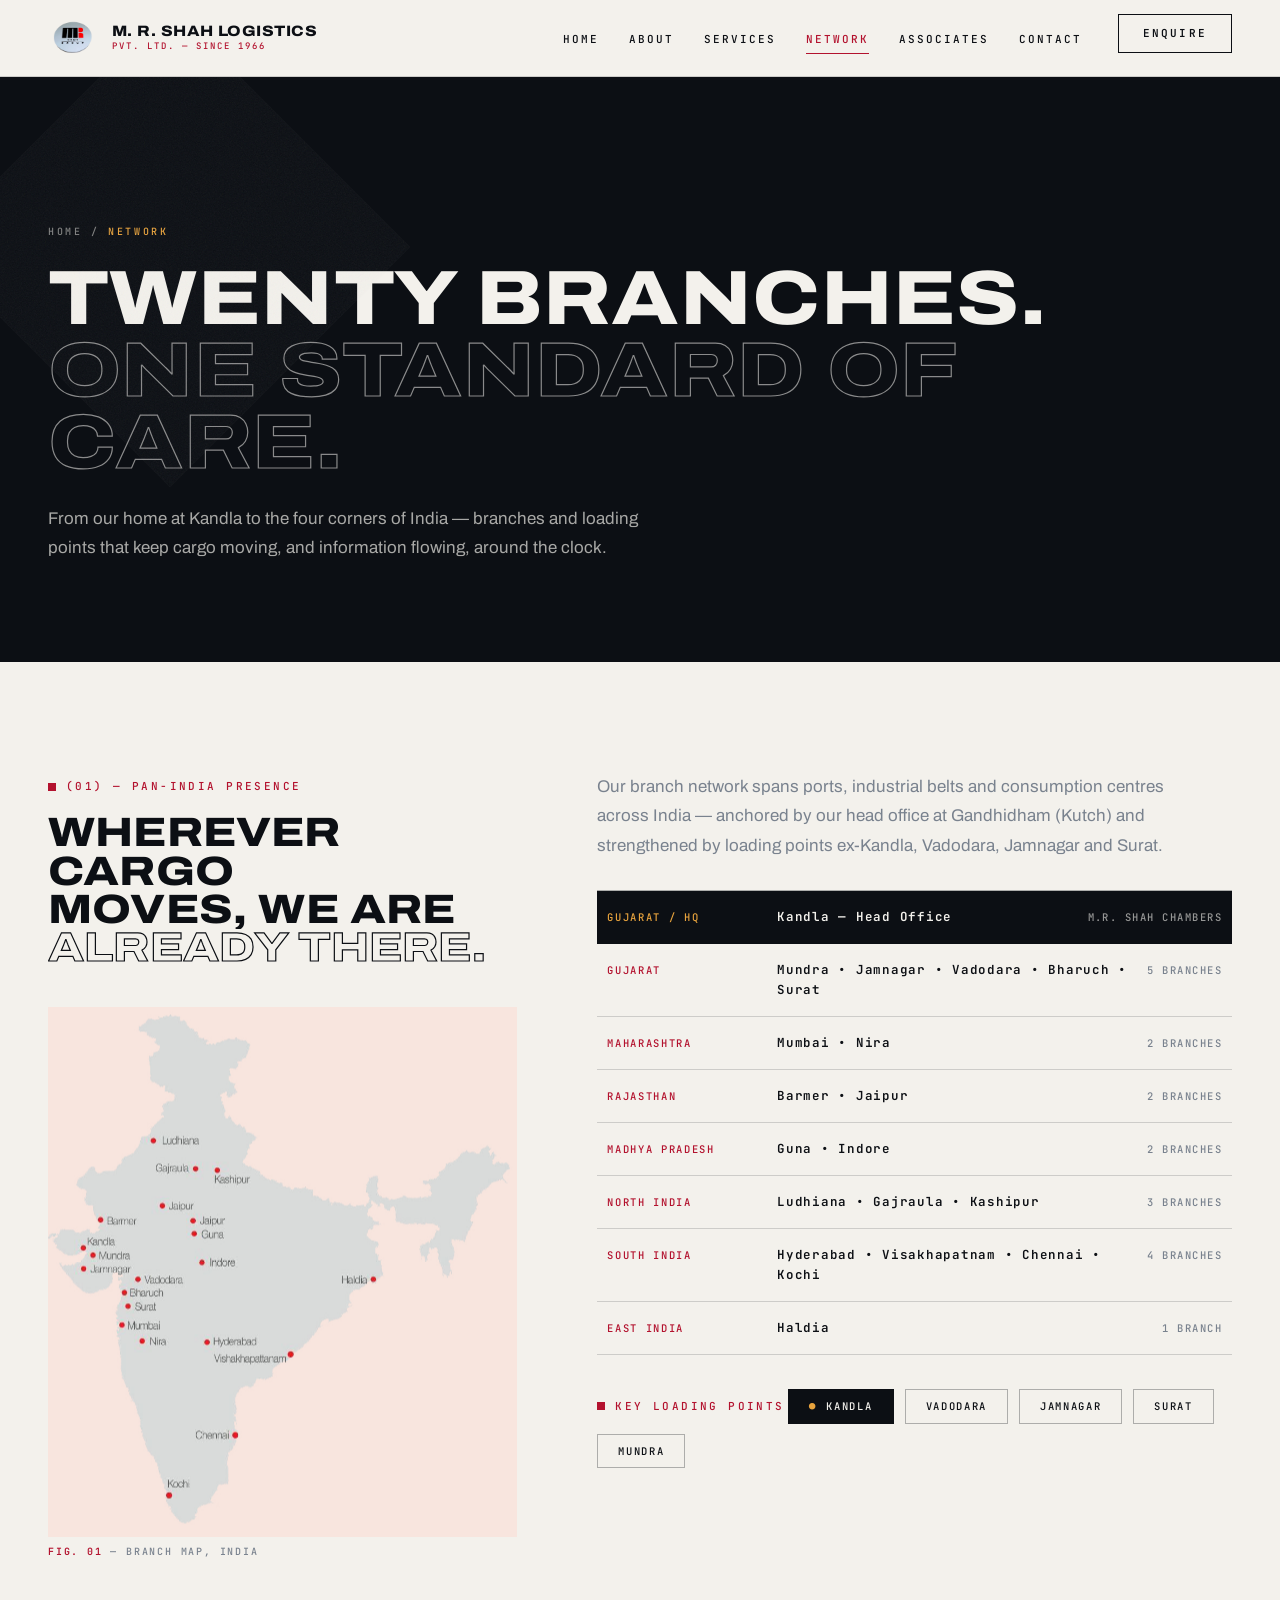
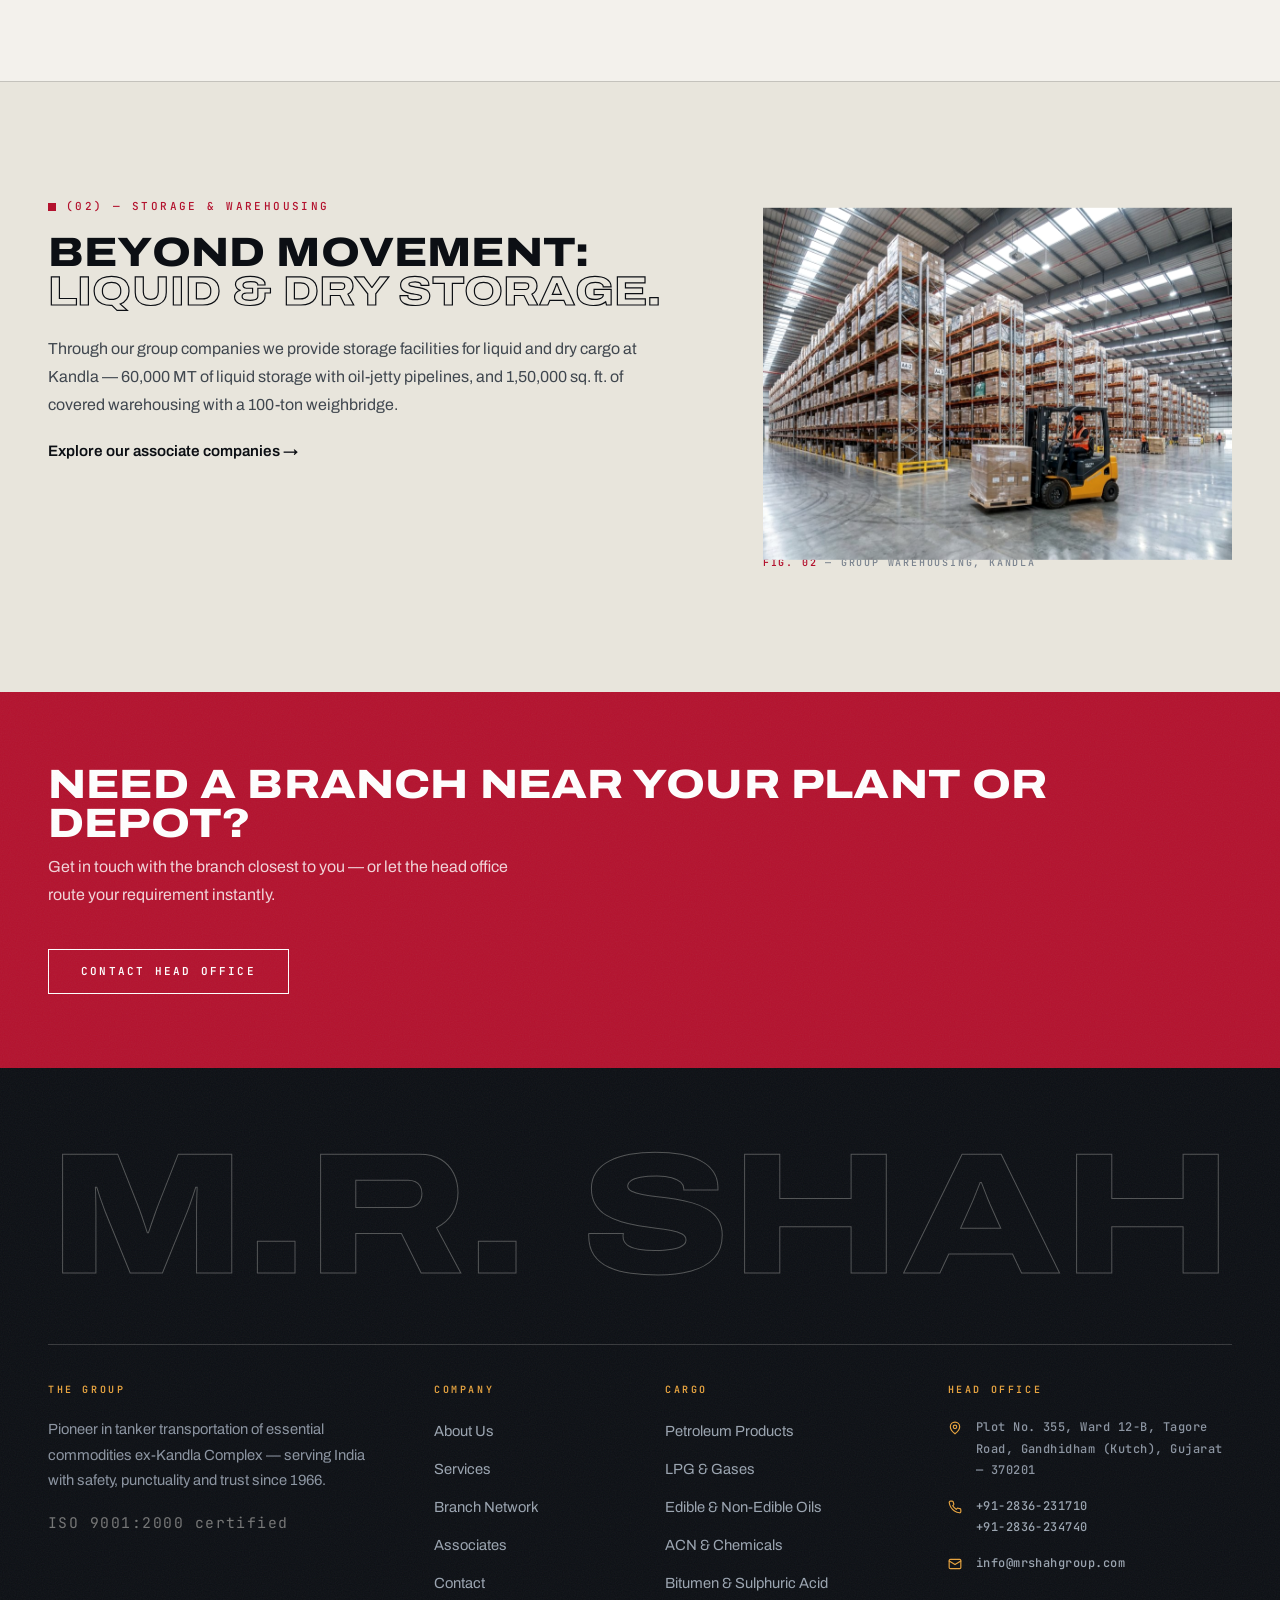
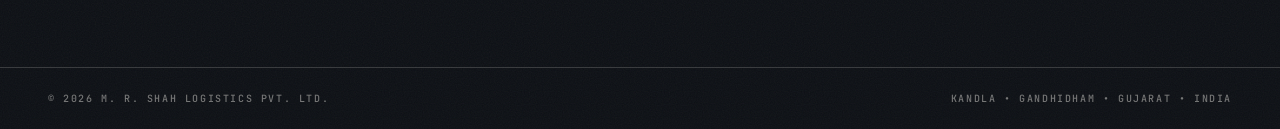
<file: network.html>
<!DOCTYPE html>
<html lang="en">
<head>
<meta charset="UTF-8">
<meta name="viewport" content="width=device-width, initial-scale=1.0">
<title>Branch Network — M. R. Shah Logistics Pvt. Ltd. | 20 Branches Across India</title>
<meta name="description" content="M. R. Shah Logistics operates 20 branches across India — from Kandla, Mundra and Jamnagar to Haldia, Kochi and Ludhiana — with loading points ex-Kandla, Vadodara, Jamnagar and Surat.">
<link rel="icon" type="image/png" href="assets/img/logo.png">
<link rel="preconnect" href="https://fonts.googleapis.com">
<link rel="preconnect" href="https://fonts.gstatic.com" crossorigin>
<link href="https://fonts.googleapis.com/css2?family=Archivo:wdth,wght@62..125,100..900&family=JetBrains+Mono:wght@400;500;600;700&display=swap" rel="stylesheet">
<link rel="stylesheet" href="assets/css/style.css">
</head>
<body>

<div class="preloader" id="preloader"><img src="assets/img/logo.png" alt=""><span class="pl-tx">M.R. Shah Logistics</span><span class="pl-n">000</span></div>
<div class="scroll-progress" aria-hidden="true"><i></i></div>

<header class="hdr">
  <div class="wrap hdr-in">
    <a class="brand" href="index.html">
      <img class="brand-logo" src="assets/img/logo.png" alt="M. R. Shah Group logo">
      <span class="brand-tx"><b>M. R. Shah Logistics</b><i>Pvt. Ltd. — Since 1966</i></span>
    </a>
    <button class="nav-toggle" aria-label="Menu" aria-expanded="false"><span></span><span></span><span></span></button>
    <nav class="nav" aria-label="Primary">
      <ul>
        <li><a class="nl" href="index.html">Home</a></li>
        <li><a class="nl" href="about.html">About</a></li>
        <li><a class="nl" href="services.html">Services</a></li>
        <li><a class="nl on" href="network.html">Network</a></li>
        <li><a class="nl" href="associates.html">Associates</a></li>
        <li><a class="nl" href="contact.html">Contact</a></li>
        <li><a class="btn-sq mag" href="contact.html"><span>Enquire</span></a></li>
      </ul>
    </nav>
  </div>
</header>

<section class="phero grain">
  <div class="wrap">
    <p class="crumbs">Home / <span>Network</span></p>
    <h1 class="display mask">
      <span class="ln"><i>Twenty branches.</i></span>
      <span class="ln"><i style="--d:.12s"><span class="outline lt">One standard of care.</span></i></span>
    </h1>
    <p class="lead rv" style="--d:.3s">From our home at Kandla to the four corners of India &mdash; branches and loading points that keep cargo moving, and information flowing, around the clock.</p>
  </div>
</section>

<!-- 01 MAP + TABLE -->
<section class="sec">
  <div class="wrap split2">
    <div class="sticky-col">
      <p class="kicker rv">(01) &mdash; Pan-India presence</p>
      <h2 class="display sm mask">
        <span class="ln"><i>Wherever cargo</i></span>
        <span class="ln"><i style="--d:.1s">moves, we are</i></span>
        <span class="ln"><i style="--d:.2s"><span class="outline">already there.</span></i></span>
      </h2>
      <figure class="fig rv" style="margin:34px 0 0;background:var(--paper-2)" data-plx="0.04">
        <img src="assets/old/branches.jpg" alt="Map of India showing M. R. Shah Logistics branch locations">
      </figure>
      <p class="fig-cap rv"><b>Fig. 01</b> &mdash; Branch map, India</p>
    </div>
    <div>
      <p class="lead rv" style="margin-bottom:30px">Our branch network spans ports, industrial belts and consumption centres across India &mdash; anchored by our head office at Gandhidham (Kutch) and strengthened by loading points ex-Kandla, Vadodara, Jamnagar and Surat.</p>
      <div class="net rv">
        <div class="net-row hq"><span class="rg">Gujarat / HQ</span><span class="ct">Kandla &mdash; Head Office</span><span class="st">M.R. Shah Chambers</span></div>
        <div class="net-row"><span class="rg">Gujarat</span><span class="ct">Mundra &bull; Jamnagar &bull; Vadodara &bull; Bharuch &bull; Surat</span><span class="st">5 branches</span></div>
        <div class="net-row"><span class="rg">Maharashtra</span><span class="ct">Mumbai &bull; Nira</span><span class="st">2 branches</span></div>
        <div class="net-row"><span class="rg">Rajasthan</span><span class="ct">Barmer &bull; Jaipur</span><span class="st">2 branches</span></div>
        <div class="net-row"><span class="rg">Madhya Pradesh</span><span class="ct">Guna &bull; Indore</span><span class="st">2 branches</span></div>
        <div class="net-row"><span class="rg">North India</span><span class="ct">Ludhiana &bull; Gajraula &bull; Kashipur</span><span class="st">3 branches</span></div>
        <div class="net-row"><span class="rg">South India</span><span class="ct">Hyderabad &bull; Visakhapatnam &bull; Chennai &bull; Kochi</span><span class="st">4 branches</span></div>
        <div class="net-row"><span class="rg">East India</span><span class="ct">Haldia</span><span class="st">1 branch</span></div>
      </div>
      <div style="margin-top:34px" class="rv">
        <p class="kicker" style="margin-bottom:14px">Key loading points</p>
        <span class="chip-d hq"><b>&#9679;</b> Kandla</span>
        <span class="chip-d">Vadodara</span>
        <span class="chip-d">Jamnagar</span>
        <span class="chip-d">Surat</span>
        <span class="chip-d">Mundra</span>
      </div>
    </div>
  </div>
</section>

<!-- 02 STORAGE -->
<section class="sec band-paper2">
  <div class="wrap split2 rev">
    <div class="sticky-col">
      <figure class="fig duo rv" style="margin:0;aspect-ratio:4/3" data-plx="0.05">
        <img src="assets/img/warehouse.jpg" alt="Covered warehouses of the group at Kandla">
      </figure>
      <p class="fig-cap rv"><b>Fig. 02</b> &mdash; Group warehousing, Kandla</p>
    </div>
    <div>
      <p class="kicker rv">(02) &mdash; Storage &amp; warehousing</p>
      <h2 class="display sm mask"><span class="ln"><i>Beyond movement:</i></span><span class="ln"><i style="--d:.12s"><span class="outline">liquid &amp; dry storage.</span></i></span></h2>
      <p class="rv" style="margin-top:24px">Through our group companies we provide storage facilities for liquid and dry cargo at Kandla &mdash; 60,000 MT of liquid storage with oil-jetty pipelines, and 1,50,000 sq. ft. of covered warehousing with a 100-ton weighbridge.</p>
      <p class="rv"><a class="link-u" href="associates.html">Explore our associate companies &rarr;</a></p>
    </div>
  </div>
</section>

<section class="cta-strip grain">
  <div class="wrap">
    <div>
      <h2 class="display sm">Need a branch near your plant or depot?</h2>
      <p>Get in touch with the branch closest to you &mdash; or let the head office route your requirement instantly.</p>
    </div>
    <a class="btn-sq mag" href="contact.html"><span>Contact head office</span></a>
  </div>
</section>

<footer class="ftr grain">
  <div class="wrap">
    <div class="f-word" aria-hidden="true">M.R.&nbsp;Shah</div>
    <div class="f-grid">
      <div>
        <h4>The Group</h4>
        <p>Pioneer in tanker transportation of essential commodities ex-Kandla Complex &mdash; serving India with safety, punctuality and trust since 1966.</p>
        <p class="m" style="color:rgba(243,241,236,.45)">ISO 9001:2000 certified</p>
      </div>
      <div>
        <h4>Company</h4>
        <ul>
          <li><a href="about.html">About Us</a></li>
          <li><a href="services.html">Services</a></li>
          <li><a href="network.html">Branch Network</a></li>
          <li><a href="associates.html">Associates</a></li>
          <li><a href="contact.html">Contact</a></li>
        </ul>
      </div>
      <div>
        <h4>Cargo</h4>
        <ul>
          <li><a href="services.html">Petroleum Products</a></li>
          <li><a href="services.html">LPG &amp; Gases</a></li>
          <li><a href="services.html">Edible &amp; Non-Edible Oils</a></li>
          <li><a href="services.html">ACN &amp; Chemicals</a></li>
          <li><a href="services.html">Bitumen &amp; Sulphuric Acid</a></li>
        </ul>
      </div>
      <div>
        <h4>Head Office</h4>
        <ul class="f-ct">
          <li><svg width="14" height="14" viewBox="0 0 24 24" fill="none" stroke="currentColor" stroke-width="2" stroke-linecap="round" stroke-linejoin="round"><path d="M20 10c0 6-8 12-8 12s-8-6-8-12a8 8 0 0 1 16 0Z"/><circle cx="12" cy="10" r="3"/></svg><span>Plot No. 355, Ward 12-B, Tagore Road, Gandhidham (Kutch), Gujarat &mdash; 370201</span></li>
          <li><svg width="14" height="14" viewBox="0 0 24 24" fill="none" stroke="currentColor" stroke-width="2" stroke-linecap="round" stroke-linejoin="round"><path d="M22 16.92v3a2 2 0 0 1-2.18 2 19.79 19.79 0 0 1-8.63-3.07 19.5 19.5 0 0 1-6-6 19.79 19.79 0 0 1-3.07-8.67A2 2 0 0 1 4.11 2h3a2 2 0 0 1 2 1.72 12.84 12.84 0 0 0 .7 2.81 2 2 0 0 1-.45 2.11L8.09 9.91a16 16 0 0 0 6 6l1.27-1.27a2 2 0 0 1 2.11-.45 12.84 12.84 0 0 0 2.81.7A2 2 0 0 1 22 16.92z"/></svg><span><a href="tel:+912836231710">+91-2836-231710</a><br><a href="tel:+912836234740">+91-2836-234740</a></span></li>
          <li><svg width="14" height="14" viewBox="0 0 24 24" fill="none" stroke="currentColor" stroke-width="2" stroke-linecap="round" stroke-linejoin="round"><rect x="2" y="4" width="20" height="16" rx="2"/><path d="m22 7-10 6L2 7"/></svg><span><a href="mailto:info@mrshahgroup.com">info@mrshahgroup.com</a></span></li>
        </ul>
      </div>
    </div>
  </div>
  <div class="f-bar"><div class="wrap"><span>&copy; <span data-year>2026</span> M. R. Shah Logistics Pvt. Ltd.</span><span>Kandla &bull; Gandhidham &bull; Gujarat &bull; India</span></div></div>
</footer>

<script src="assets/js/main.js"></script>
</body>
</html>
</file>
<file: assets/css/style.css>
/* ==========================================================================
   M. R. Shah Logistics Pvt. Ltd. — Design System v2
   Editorial-industrial: expanded grotesk display, mono micro-labels,
   hairline rules, square corners, purposeful motion.
   ========================================================================== */

:root {
  --ink: #0c0f14;
  --ink-2: #151a22;
  --ink-3: #1e2530;
  --paper: #f3f1ec;
  --paper-2: #e8e5dc;
  --body: #40474f;
  --steel: #79828e;
  --red: #b3122e;
  --red-2: #d92643;
  --gold: #e8a33d;
  --line: rgba(12, 15, 20, .16);
  --line-2: rgba(12, 15, 20, .3);
  --line-w: rgba(243, 241, 236, .18);
  --disp: "Archivo", "Helvetica Neue", Helvetica, Arial, sans-serif;
  --mono: "JetBrains Mono", ui-monospace, SFMono-Regular, Menlo, Consolas, monospace;
  --wrap: 1240px;
  --ease: cubic-bezier(.19, 1, .22, 1);
}

*, *::before, *::after { box-sizing: border-box; }
html { scroll-behavior: smooth; }
body {
  margin: 0; background: var(--paper); color: var(--body);
  font: 400 16px/1.75 var(--disp); -webkit-font-smoothing: antialiased;
}
img { max-width: 100%; display: block; }
a { color: inherit; text-decoration: none; }
h1, h2, h3, h4 { margin: 0; color: var(--ink); }
p { margin: 0 0 1.1em; }
ul { margin: 0; padding: 0; list-style: none; }
::selection { background: var(--red); color: #fff; }
:focus-visible { outline: 2px solid var(--red); outline-offset: 3px; }

.wrap { max-width: var(--wrap); margin: 0 auto; padding: 0 28px; }

/* ---------- Type ---------- */
.display {
  font-family: var(--disp); font-stretch: 118%; font-weight: 800;
  text-transform: uppercase; line-height: .94; letter-spacing: .005em;
  font-size: clamp(2.3rem, 5.4vw, 4.6rem);
}
.display.sm { font-size: clamp(1.7rem, 3.2vw, 2.7rem); }
.outline { color: transparent; -webkit-text-stroke: 1.2px var(--ink); }
.on-ink .outline, .outline.lt { -webkit-text-stroke: 1.2px rgba(243, 241, 236, .55); }
.kicker {
  display: inline-flex; align-items: center; gap: 10px;
  font: 500 11px/1 var(--mono); letter-spacing: .22em; text-transform: uppercase;
  color: var(--red); margin: 0 0 22px;
}
.kicker::before { content: ""; width: 8px; height: 8px; background: var(--red); }
.kicker.lt { color: var(--gold); }
.kicker.lt::before { background: var(--gold); }
.lead { font-size: 1.06rem; color: var(--steel); max-width: 62ch; }
.m { font-family: var(--mono); font-size: 12px; letter-spacing: .1em; }

/* ---------- Buttons & links ---------- */
.btn-sq {
  position: relative; display: inline-block; overflow: hidden; isolation: isolate;
  border: 1.5px solid var(--ink); padding: 16px 32px; background: transparent;
  font: 600 11px/1 var(--mono); letter-spacing: .2em; text-transform: uppercase;
  color: var(--ink); cursor: pointer; transition: color .3s, border-color .3s;
}
.btn-sq > * { position: relative; z-index: 1; }
.btn-sq::before {
  content: ""; position: absolute; inset: 0; background: var(--red); z-index: 0;
  transform: scaleX(0); transform-origin: left; transition: transform .4s var(--ease);
}
.btn-sq:hover { color: #fff; border-color: var(--red); }
.btn-sq:hover::before { transform: scaleX(1); }
.btn-sq.lt { border-color: rgba(243, 241, 236, .6); color: var(--paper); }
.btn-sq.solid { background: var(--ink); color: var(--paper); border-color: var(--ink); }
.btn-sq.solid::before { background: var(--red); }
.btn-sq.solid:hover { border-color: var(--red); }
.link-u { position: relative; display: inline-block; font-weight: 600; font-size: .95rem; color: var(--ink); }
.link-u::after {
  content: ""; position: absolute; left: 0; right: 0; bottom: -3px; height: 1.5px;
  background: var(--red); transform: scaleX(0); transform-origin: left; transition: transform .35s var(--ease);
}
.link-u:hover { color: var(--red); }
.link-u:hover::after { transform: scaleX(1); }

/* ---------- Header ---------- */
.hdr {
  position: sticky; top: 0; z-index: 90; background: var(--paper);
  border-bottom: 1px solid var(--line); transition: box-shadow .3s;
}
.hdr.scrolled { box-shadow: 0 10px 40px rgba(12, 15, 20, .08); }
.hdr-in { display: flex; align-items: center; justify-content: space-between; gap: 26px; min-height: 76px; }
.brand { display: flex; align-items: center; gap: 14px; }
.brand-logo { width: 50px; height: 50px; object-fit: contain; }
.brand-tx { line-height: 1.15; }
.brand-tx b { display: block; font: 800 15px/1.1 var(--disp); font-stretch: 112%; text-transform: uppercase; letter-spacing: .03em; color: var(--ink); }
.brand-tx i { display: block; font: 500 9px/1.4 var(--mono); font-style: normal; letter-spacing: .22em; text-transform: uppercase; color: var(--red); }
.nav ul { display: flex; align-items: center; gap: 30px; }
.nav a.nl {
  position: relative; font: 500 11px/1 var(--mono); letter-spacing: .18em;
  text-transform: uppercase; color: var(--ink); padding: 8px 0;
}
.nav a.nl::after {
  content: ""; position: absolute; left: 0; right: 0; bottom: 0; height: 1.5px;
  background: var(--red); transform: scaleX(0); transform-origin: left; transition: transform .3s var(--ease);
}
.nav a.nl:hover { color: var(--red); }
.nav a.nl:hover::after, .nav a.nl.on::after { transform: scaleX(1); }
.nav a.nl.on { color: var(--red); }
.nav .btn-sq { padding: 13px 24px; margin-left: 6px; }
.nav-toggle { display: none; background: none; border: 0; padding: 10px; cursor: pointer; }
.nav-toggle span { display: block; width: 26px; height: 2px; background: var(--ink); margin: 6px 0; transition: .3s; }
.nav-toggle.open span:nth-child(1) { transform: translateY(8px) rotate(45deg); }
.nav-toggle.open span:nth-child(2) { opacity: 0; }
.nav-toggle.open span:nth-child(3) { transform: translateY(-8px) rotate(-45deg); }

/* ---------- Scroll progress ---------- */
.scroll-progress { position: fixed; top: 0; left: 0; right: 0; height: 2px; z-index: 120; pointer-events: none; }
.scroll-progress i { display: block; height: 100%; width: var(--p, 0%); background: var(--red); }

/* ---------- Preloader ---------- */
.preloader {
  position: fixed; inset: 0; z-index: 200; background: var(--ink);
  display: flex; align-items: center; justify-content: center; flex-direction: column; gap: 22px;
  transition: opacity .6s ease, visibility .6s;
}
.preloader img { width: 88px; animation: pop .8s var(--ease) both; }
.preloader .pl-tx { font: 500 10px/1 var(--mono); letter-spacing: .34em; text-transform: uppercase; color: rgba(243, 241, 236, .55); }
.preloader .pl-n { position: absolute; right: 34px; bottom: 26px; font: 700 clamp(2rem, 6vw, 4rem)/1 var(--mono); color: transparent; -webkit-text-stroke: 1px rgba(243, 241, 236, .4); }
.preloader.done { opacity: 0; visibility: hidden; }
@keyframes pop { from { transform: scale(.7); opacity: 0; } }

/* ---------- Hero ---------- */
.hero { position: relative; min-height: 94vh; display: flex; align-items: flex-end; background: var(--ink); overflow: hidden; color: var(--paper); }
.hero-bg { position: absolute; inset: 0; }
.hero-bg img { width: 100%; height: 100%; object-fit: cover; animation: kb 26s ease-in-out infinite alternate; }
@keyframes kb { from { transform: scale(1) translateY(0); } to { transform: scale(1.12) translateY(-2%); } }
.hero-bg::after {
  content: ""; position: absolute; inset: 0;
  background: linear-gradient(180deg, rgba(12, 15, 20, .5) 0%, rgba(12, 15, 20, .25) 40%, rgba(12, 15, 20, .92) 100%);
}
.hero-in { position: relative; z-index: 2; width: 100%; padding: 150px 0 120px; }
.hero-grid { display: grid; grid-template-columns: 1fr auto; gap: 50px; align-items: end; }
.hero h1 { color: var(--paper); font-size: clamp(2.6rem, 7vw, 6.2rem); }
.hero h1 .red { color: var(--red-2); }
.hero-sub { max-width: 46ch; color: rgba(243, 241, 236, .78); font-size: 1.02rem; margin: 26px 0 34px; }
.hero-actions { display: flex; gap: 14px; flex-wrap: wrap; }
.hero-data { border-left: 1px solid var(--line-w); padding-left: 30px; display: grid; gap: 18px; min-width: 210px; }
.hero-data div { border-bottom: 1px solid var(--line-w); padding-bottom: 14px; }
.hero-data div:last-child { border-bottom: 0; padding-bottom: 0; }
.hero-data b { display: block; font: 700 1.7rem/1.1 var(--mono); color: var(--paper); }
.hero-data span { font: 500 10px/1.6 var(--mono); letter-spacing: .2em; text-transform: uppercase; color: rgba(243, 241, 236, .55); }
.hero-route { position: absolute; left: 0; right: 0; bottom: 96px; width: 100%; height: 180px; z-index: 1; opacity: .5; pointer-events: none; }
.route-ring { transform-box: fill-box; transform-origin: center; animation: ring 2s ease-out infinite; }
@keyframes ring { 0% { opacity: .9; transform: scale(.5); } 100% { opacity: 0; transform: scale(1.9); } }
.scroll-cue { position: absolute; right: 30px; bottom: 120px; z-index: 3; display: flex; flex-direction: column; align-items: center; gap: 12px; }
.scroll-cue span { font: 500 9px/1 var(--mono); letter-spacing: .3em; text-transform: uppercase; color: rgba(243, 241, 236, .6); writing-mode: vertical-rl; }
.scroll-cue i { width: 1px; height: 56px; background: rgba(243, 241, 236, .3); position: relative; overflow: hidden; }
.scroll-cue i::after { content: ""; position: absolute; left: 0; top: -40%; width: 1px; height: 40%; background: var(--gold); animation: cue 1.8s ease-in-out infinite; }
@keyframes cue { to { top: 110%; } }

/* Ops ticker */
.ticker { position: absolute; left: 0; right: 0; bottom: 0; z-index: 4; background: rgba(12, 15, 20, .92); border-top: 1px solid var(--line-w); overflow: hidden; padding: 12px 0; }
.ticker-track { display: flex; width: max-content; animation: mq 46s linear infinite; }
.ticker-item { display: inline-flex; align-items: center; gap: 10px; padding-right: 44px; font: 500 10.5px/1 var(--mono); letter-spacing: .16em; text-transform: uppercase; color: rgba(243, 241, 236, .62); white-space: nowrap; }
.ticker-item b { color: var(--gold); font-weight: 600; }
.ticker-item .ok { color: #7ee2a8; }
.ticker-item .ld { color: var(--red-2); }
.ticker-item::after { content: ""; width: 5px; height: 5px; background: rgba(243, 241, 236, .3); margin-left: 44px; }
@keyframes mq { to { transform: translateX(-50%); } }

/* Line-mask reveal */
.ln { display: block; overflow: hidden; }
.ln > i { display: block; font-style: normal; transform: translateY(112%); transition: transform 1s var(--ease); transition-delay: var(--d, 0s); }
body.ready .hero .ln > i, .mask.vis .ln > i { transform: translateY(0); }

/* ---------- Sections ---------- */
.sec { padding: 110px 0; position: relative; }
.sec.tight { padding: 80px 0; }
.sec + .sec { border-top: 1px solid var(--line); }
.band-ink { background: var(--ink); color: #9aa4b0; }
.band-ink h1, .band-ink h2, .band-ink h3 { color: var(--paper); }
.band-ink .lead { color: #8b94a1; }
.band-paper2 { background: var(--paper-2); }
.grain::after {
  content: ""; position: absolute; inset: 0; pointer-events: none; opacity: .06;
  background-image: url("data:image/svg+xml,%3Csvg xmlns='http://www.w3.org/2000/svg' width='140' height='140'%3E%3Cfilter id='n'%3E%3CfeTurbulence type='fractalNoise' baseFrequency='0.85' numOctaves='2'/%3E%3C/filter%3E%3Crect width='140' height='140' filter='url(%23n)'/%3E%3C/svg%3E");
}
.sec-head { display: grid; grid-template-columns: 1.15fr .85fr; gap: 60px; align-items: end; margin-bottom: 64px; }
.sec-head .lead { margin: 0; }

/* Sticky two-column */
.split2 { display: grid; grid-template-columns: .85fr 1.15fr; gap: 80px; align-items: start; }
.split2.rev { grid-template-columns: 1.15fr .85fr; }
.split2.rev .sticky-col { order: 2; }
.sticky-col { position: sticky; top: 110px; }

/* Stats band */
.stats { display: grid; grid-template-columns: repeat(4, 1fr); border-block: 1px solid var(--line); background: var(--paper); }
.stat { padding: 40px 32px; border-left: 1px solid var(--line); }
.stat:first-child { border-left: 0; }
.stat b { display: block; font: 700 clamp(2.1rem, 3.6vw, 3.1rem)/1 var(--mono); color: var(--ink); letter-spacing: -.02em; }
.stat b em { font-style: normal; color: var(--red); }
.stat span { display: block; margin-top: 10px; font: 500 10px/1.5 var(--mono); letter-spacing: .2em; text-transform: uppercase; color: var(--steel); }

/* Square-bullet list */
.list-sq li { position: relative; padding-left: 26px; margin-bottom: 14px; font-size: .98rem; }
.list-sq li::before { content: ""; position: absolute; left: 0; top: .62em; width: 7px; height: 7px; background: var(--red); }
.list-sq.mono li { font-family: var(--mono); font-size: 12.5px; letter-spacing: .04em; line-height: 1.9; }

/* Figures / images */
.fig { position: relative; overflow: hidden; }
.fig img { width: 100%; height: 100%; object-fit: cover; transition: transform 1.2s var(--ease), filter .6s; }
.fig:hover img { transform: scale(1.05); }
.fig-cap { margin-top: 12px; font: 500 10px/1.6 var(--mono); letter-spacing: .18em; text-transform: uppercase; color: var(--steel); }
.fig-cap b { color: var(--red); font-weight: 600; }
.duo img { filter: saturate(.85) contrast(1.05); }

/* Cargo index rows with cursor preview */
.idx { border-top: 1px solid var(--line-2); }
.idx-row {
  display: grid; grid-template-columns: 70px 1fr auto; align-items: center; gap: 20px;
  padding: 26px 12px; border-bottom: 1px solid var(--line-2); cursor: crosshair;
  transition: background .35s var(--ease), color .35s, padding-left .35s var(--ease);
}
.idx-row .n { font: 500 11px/1 var(--mono); letter-spacing: .14em; color: var(--red); }
.idx-row h3 { font: 800 clamp(1.25rem, 2.6vw, 2rem)/1 var(--disp); font-stretch: 115%; text-transform: uppercase; transition: color .35s; }
.idx-row .tags { font: 500 10px/1 var(--mono); letter-spacing: .16em; text-transform: uppercase; color: var(--steel); }
.idx-row .arw { transition: transform .35s var(--ease); color: var(--steel); }
.idx-row:hover { background: var(--ink); padding-left: 26px; }
.idx-row:hover h3 { color: var(--paper); }
.idx-row:hover .n { color: var(--gold); }
.idx-row:hover .tags { color: rgba(243, 241, 236, .55); }
.idx-row:hover .arw { transform: rotate(-45deg); color: var(--gold); }
.band-ink .idx { border-top-color: var(--line-w); }
.band-ink .idx-row { border-bottom-color: var(--line-w); }
.band-ink .idx-row h3 { color: var(--paper); }
.band-ink .idx-row:hover { background: var(--paper); }
.band-ink .idx-row:hover h3 { color: var(--ink); }
.band-ink .idx-row:hover .tags { color: var(--steel); }
.band-ink .idx-row:hover .arw { color: var(--red); }
.preview {
  position: fixed; left: 0; top: 0; width: 300px; height: 200px; z-index: 80;
  pointer-events: none; opacity: 0; overflow: hidden;
  transform: translate(-50%, -50%) scale(.88) rotate(-2deg);
  transition: opacity .3s ease, transform .3s var(--ease);
  box-shadow: 0 30px 70px rgba(12, 15, 20, .4);
}
.preview.on { opacity: 1; transform: translate(-50%, -50%) scale(1) rotate(0deg); }
.preview img { width: 100%; height: 100%; object-fit: cover; }
@media (hover: none) { .preview { display: none; } }

/* Outline marquee */
.mq { overflow: hidden; background: var(--ink); padding: 30px 0; border-block: 1px solid var(--line-w); }
.mq-track { display: flex; width: max-content; animation: mq 44s linear infinite; }
.mq:hover .mq-track { animation-play-state: paused; }
.mq-item {
  display: inline-flex; align-items: center; gap: 44px; padding-right: 44px;
  font: 800 clamp(2rem, 5vw, 3.8rem)/1 var(--disp); font-stretch: 120%;
  text-transform: uppercase; color: transparent; -webkit-text-stroke: 1px rgba(243, 241, 236, .42);
  white-space: nowrap;
}
.mq-item i { width: 12px; height: 12px; background: var(--red); flex: 0 0 auto; }

/* Load planner (Tetris) */
.lp-band { background: var(--ink); color: #9aa4b0; padding: 110px 0; position: relative; overflow: hidden; }
.lp-band::before { content: ""; position: absolute; inset: 0; background-image: radial-gradient(rgba(243, 241, 236, .08) 1px, transparent 1.4px); background-size: 28px 28px; }
.lp-band .wrap { position: relative; z-index: 1; }
.lp-flex { display: grid; grid-template-columns: 1fr 84px; gap: 30px; align-items: stretch; max-width: 1060px; margin: 56px auto 0; }
.lp-stage svg { width: 100%; height: auto; display: block; }
.gauge { position: relative; border: 1px solid var(--line-w); background: rgba(243, 241, 236, .04); overflow: hidden; }
.gauge i { position: absolute; inset: 0; background: linear-gradient(180deg, var(--gold), var(--red)); transform-origin: bottom; animation: gaugeFill 10s linear infinite; }
.gauge b { position: absolute; inset: 0; margin: auto; width: max-content; height: max-content; font: 600 9px/1 var(--mono); letter-spacing: .24em; text-transform: uppercase; color: #fff; writing-mode: vertical-rl; transform: rotate(180deg); z-index: 1; }
@keyframes gaugeFill { 0% { transform: scaleY(0); } 45% { transform: scaleY(1); } 84% { transform: scaleY(1); opacity: 1; } 90% { opacity: 0; transform: scaleY(1); } 91% { transform: scaleY(0); opacity: 0; } 96% { opacity: 1; } 100% { transform: scaleY(0); } }
.lb { transform-box: fill-box; animation: blockCycle 10s infinite; animation-delay: calc(var(--i) * .3s); animation-fill-mode: backwards; will-change: transform, opacity; }
@keyframes blockCycle {
  0% { transform: translateY(-360px); opacity: 0; }
  5% { opacity: 1; }
  11% { transform: translateY(0); }
  14% { transform: translateY(-9px); }
  17% { transform: translateY(0); }
  82% { transform: translateY(0); opacity: 1; }
  90% { transform: translateY(0); opacity: 0; }
  100% { transform: translateY(-360px); opacity: 0; }
}
.road { stroke-dasharray: 26 18; animation: roadMove 1.1s linear infinite; }
@keyframes roadMove { to { stroke-dashoffset: -44; } }
.wheel-spin { transform-box: fill-box; transform-origin: center; animation: spin 2.4s linear infinite; }
@keyframes spin { to { transform: rotate(360deg); } }
.lp-meta { display: flex; justify-content: center; gap: 12px; flex-wrap: wrap; margin-top: 46px; }
.chip-m {
  border: 1px solid var(--line-w); padding: 12px 22px;
  font: 500 10.5px/1 var(--mono); letter-spacing: .18em; text-transform: uppercase; color: rgba(243, 241, 236, .7);
  display: inline-flex; align-items: center; gap: 10px;
}
.chip-m b { color: var(--gold); font-weight: 600; }

/* People */
.person { display: grid; grid-template-columns: 200px 1fr; gap: 34px; align-items: center; padding: 34px 0; border-bottom: 1px solid var(--line); }
.person:first-of-type { border-top: 1px solid var(--line); }
.person .fig { width: 200px; height: 200px; }
.person .fig img { filter: grayscale(1) contrast(1.05); }
.person:hover .fig img { filter: grayscale(0); transform: scale(1.05); }
.person .role { font: 600 10px/1 var(--mono); letter-spacing: .24em; text-transform: uppercase; color: var(--red); margin-bottom: 10px; }
.person h3 { font: 800 1.5rem/1.1 var(--disp); font-stretch: 112%; text-transform: uppercase; margin-bottom: 10px; }
.person p { margin: 0; font-size: .95rem; }

/* Timeline */
.tl { border-left: 1px solid var(--line-2); margin-left: 6px; padding-left: 0; }
.tl-item { position: relative; padding: 0 0 44px 38px; }
.tl-item::before { content: ""; position: absolute; left: -5px; top: 6px; width: 9px; height: 9px; background: var(--red); }
.tl-item .yr { font: 700 13px/1 var(--mono); letter-spacing: .18em; color: var(--red); }
.tl-item p { margin: 8px 0 0; font-size: .97rem; max-width: 56ch; }

/* Network table */
.net { border-top: 1px solid var(--line-2); }
.net-row {
  display: grid; grid-template-columns: 150px 1fr auto; gap: 20px; align-items: baseline;
  padding: 16px 10px; border-bottom: 1px solid var(--line);
  font: 500 12.5px/1.6 var(--mono); letter-spacing: .06em; color: var(--body);
  transition: background .3s, padding-left .3s var(--ease);
}
.net-row:hover { background: var(--paper-2); padding-left: 22px; }
.net-row .rg { color: var(--red); text-transform: uppercase; letter-spacing: .16em; font-size: 10.5px; }
.net-row .ct { color: var(--ink); font-weight: 600; }
.net-row .st { color: var(--steel); font-size: 10.5px; text-transform: uppercase; letter-spacing: .14em; }
.net-row.hq { background: var(--ink); }
.net-row.hq .ct, .net-row.hq .rg { color: var(--paper); }
.net-row.hq .rg { color: var(--gold); }
.net-row.hq .st { color: rgba(243, 241, 236, .6); }
.net-row.hq:hover { padding-left: 10px; background: var(--ink-2); }

/* Associates */
.assoc { display: grid; grid-template-columns: .9fr 1.1fr; gap: 60px; align-items: center; padding: 70px 0; }
.assoc + .assoc { border-top: 1px solid var(--line); }
.assoc.rev .fig { order: 2; }
.assoc .fig { aspect-ratio: 4 / 3; }
.assoc h3 { font: 800 clamp(1.5rem, 2.6vw, 2.2rem)/1.05 var(--disp); font-stretch: 115%; text-transform: uppercase; margin: 0 0 16px; }
.contact-box { border: 1px solid var(--line-2); padding: 22px 24px; margin-top: 26px; font: 500 12px/1.9 var(--mono); letter-spacing: .04em; color: var(--body); }
.contact-box b { color: var(--ink); }
.contact-box a { color: var(--red); }
.contact-box a:hover { text-decoration: underline; }

/* Contact / form */
.ct-grid { display: grid; grid-template-columns: 1fr 1fr; gap: 80px; align-items: start; }
.ct-rows { border-top: 1px solid var(--line-w); }
.band-ink .ct-rows { border-top-color: var(--line-w); }
.ct-row { display: grid; grid-template-columns: 110px 1fr; gap: 20px; padding: 20px 0; border-bottom: 1px solid var(--line); }
.band-ink .ct-row { border-bottom-color: var(--line-w); }
.ct-row .k { font: 600 10px/1.8 var(--mono); letter-spacing: .22em; text-transform: uppercase; color: var(--red); }
.band-ink .ct-row .k { color: var(--gold); }
.ct-row .v { font-size: .98rem; color: var(--body); }
.band-ink .ct-row .v { color: rgba(243, 241, 236, .82); }
.ct-row .v a { color: inherit; border-bottom: 1px solid currentColor; }
.band-ink .ct-row .v a:hover { color: var(--gold); }
.form .frow { display: grid; grid-template-columns: 1fr 1fr; gap: 26px; }
.field { margin-bottom: 26px; }
.field label { display: block; font: 600 10px/1 var(--mono); letter-spacing: .22em; text-transform: uppercase; color: var(--steel); margin-bottom: 8px; }
.field input, .field select, .field textarea {
  width: 100%; background: transparent; border: 0; border-bottom: 1.5px solid var(--line-2);
  padding: 12px 2px; font: 400 15px/1.5 var(--disp); color: var(--ink); border-radius: 0;
  transition: border-color .3s;
}
.band-ink .field input, .band-ink .field select, .band-ink .field textarea { color: var(--paper); border-bottom-color: var(--line-w); }
.band-ink .field select option { color: var(--ink); }
.field input:focus, .field select:focus, .field textarea:focus { outline: none; border-bottom-color: var(--red); }
.field textarea { min-height: 110px; resize: vertical; }
.form-note { font: 500 10.5px/1.8 var(--mono); letter-spacing: .08em; color: var(--steel); margin-top: 18px; }

/* Toast */
.toast {
  position: fixed; left: 50%; bottom: 30px; transform: translate(-50%, 90px); z-index: 300;
  background: var(--ink); color: var(--paper); border: 1px solid var(--line-w);
  padding: 15px 28px; font: 500 12px/1.5 var(--mono); letter-spacing: .06em;
  opacity: 0; transition: .4s var(--ease); pointer-events: none; max-width: 90vw;
}
.toast.show { transform: translate(-50%, 0); opacity: 1; }

/* Page hero (inner) */
.phero { background: var(--ink); color: var(--paper); padding: 150px 0 80px; position: relative; overflow: hidden; }
.phero .crumbs { font: 500 10px/1 var(--mono); letter-spacing: .26em; text-transform: uppercase; color: rgba(243, 241, 236, .5); margin-bottom: 26px; }
.phero .crumbs span { color: var(--gold); }
.phero h1 { color: var(--paper); font-size: clamp(2.4rem, 6vw, 5rem); }
.phero .lead { color: rgba(243, 241, 236, .68); margin-top: 24px; }
.phero::after {
  content: ""; position: absolute; right: -60px; bottom: -60px; width: 340px; height: 340px;
  border: 1px solid var(--line-w); transform: rotate(45deg); pointer-events: none;
}

/* CTA strip */
.cta-strip { background: var(--red); color: #fff; padding: 74px 0; position: relative; overflow: hidden; }
.cta-strip .wrap { display: flex; align-items: center; justify-content: space-between; gap: 40px; flex-wrap: wrap; position: relative; }
.cta-strip h2 { color: #fff; }
.cta-strip p { color: rgba(255, 255, 255, .82); margin: 10px 0 0; max-width: 52ch; }
.cta-strip .btn-sq { border-color: #fff; color: #fff; }
.cta-strip .btn-sq::before { background: var(--ink); }
.cta-strip .btn-sq:hover { border-color: var(--ink); }

/* ---------- Footer ---------- */
.ftr { background: var(--ink); color: #8b94a1; position: relative; overflow: hidden; }
.f-word {
  padding: 70px 0 10px; font: 800 clamp(3.4rem, 13.5vw, 12.5rem)/0.9 var(--disp); font-stretch: 125%;
  text-transform: uppercase; color: transparent; -webkit-text-stroke: 1px rgba(243, 241, 236, .3);
  white-space: nowrap;
}
.f-grid { display: grid; grid-template-columns: 1.3fr .7fr .9fr 1.1fr; gap: 50px; padding: 40px 0 60px; border-top: 1px solid var(--line-w); margin-top: 40px; }
.f-grid h4 { font: 600 10px/1 var(--mono); letter-spacing: .26em; text-transform: uppercase; color: var(--gold); margin: 0 0 22px; }
.f-grid li { margin-bottom: 10px; }
.f-grid a { font-size: .92rem; color: #9aa4b0; transition: color .25s, padding-left .25s; }
.f-grid a:hover { color: var(--paper); padding-left: 6px; }
.f-grid p { font-size: .92rem; }
.f-ct li { display: grid; grid-template-columns: 16px 1fr; gap: 12px; margin-bottom: 14px; font: 500 12px/1.8 var(--mono); letter-spacing: .04em; }
.f-ct svg { color: var(--gold); margin-top: 4px; }
.f-ct a { font: inherit; }
.f-bar { border-top: 1px solid var(--line-w); padding: 22px 0; }
.f-bar .wrap { display: flex; justify-content: space-between; gap: 16px; flex-wrap: wrap; font: 500 10px/1.7 var(--mono); letter-spacing: .16em; text-transform: uppercase; color: rgba(243, 241, 236, .45); }

/* ---------- Reveal ---------- */
.rv { opacity: 0; transform: translateY(34px); transition: opacity .9s ease var(--d, 0s), transform .9s var(--ease) var(--d, 0s); }
.rv.vis { opacity: 1; transform: none; }
[data-plx] { will-change: transform; }

/* ---------- Responsive ---------- */
@media (max-width: 1080px) {
  .sec-head, .split2, .split2.rev, .ct-grid, .assoc, .assoc.rev { grid-template-columns: 1fr; gap: 44px; }
  .split2.rev .sticky-col, .assoc.rev .fig { order: 0; }
  .sticky-col { position: static; }
  .hero-grid { grid-template-columns: 1fr; }
  .hero-data { border-left: 0; padding-left: 0; grid-template-columns: repeat(3, 1fr); border-top: 1px solid var(--line-w); padding-top: 22px; }
  .hero-data div { border-bottom: 0; padding-bottom: 0; border-left: 1px solid var(--line-w); padding-left: 20px; }
  .hero-data div:first-child { border-left: 0; padding-left: 0; }
  .f-grid { grid-template-columns: 1fr 1fr; }
  .scroll-cue { display: none; }
}
@media (max-width: 900px) {
  .nav { position: fixed; inset: 0 0 auto 0; background: var(--paper); padding: 100px 28px 40px; transform: translateY(-105%); transition: transform .35s var(--ease); z-index: 85; border-bottom: 1px solid var(--line); max-height: 100vh; overflow: auto; }
  .nav.open { transform: none; }
  .nav ul { flex-direction: column; align-items: flex-start; gap: 4px; }
  .nav a.nl { font-size: 14px; padding: 12px 0; display: block; }
  .nav .btn-sq { margin: 16px 0 0; }
  .nav-toggle { display: block; }
  .stats { grid-template-columns: 1fr 1fr; }
  .stat:nth-child(3) { border-left: 0; }
  .stat { border-top: 1px solid var(--line); }
  .stat:nth-child(-n+2) { border-top: 0; }
  .person { grid-template-columns: 1fr; gap: 20px; }
  .form .frow { grid-template-columns: 1fr; gap: 0; }
  .lp-flex { grid-template-columns: 1fr; }
  .gauge { display: none; }
}
@media (max-width: 620px) {
  .sec { padding: 76px 0; }
  .idx-row { grid-template-columns: 44px 1fr auto; padding: 20px 6px; }
  .idx-row .tags { display: none; }
  .net-row { grid-template-columns: 1fr; gap: 4px; }
  .hero-data { grid-template-columns: 1fr; }
  .hero-data div { border-left: 0; padding-left: 0; border-bottom: 1px solid var(--line-w); padding-bottom: 14px; }
  .f-grid { grid-template-columns: 1fr; gap: 34px; }
  .cta-strip .wrap { flex-direction: column; align-items: flex-start; }
}

/* ---------- Reduced motion ---------- */
@media (prefers-reduced-motion: reduce) {
  html { scroll-behavior: auto; }
  *, *::before, *::after { animation-duration: .001s !important; animation-iteration-count: 1 !important; transition-duration: .001s !important; }
  .ln > i { transform: none !important; }
  .rv { opacity: 1 !important; transform: none !important; }
  .lb { animation: none !important; opacity: 1 !important; transform: none !important; }
  .hero-bg img { animation: none !important; }
  .ticker-track, .mq-track { animation: none !important; }
  .scroll-progress, .preview { display: none !important; }
}

/* ---------- v2 additions ---------- */
.idx-row { grid-template-columns: 70px 1fr auto 24px; }
.g4 { display: grid; grid-template-columns: repeat(4, 1fr); gap: 22px; }
.g4 .fig { aspect-ratio: 3 / 4; }
@media (max-width: 1080px) { .g4 { grid-template-columns: repeat(2, 1fr); } }
@media (max-width: 620px) { .g4 { grid-template-columns: 1fr; } }
.chip-d {
  display: inline-flex; align-items: center; gap: 10px; border: 1px solid var(--line-2);
  padding: 11px 20px; margin: 0 8px 10px 0;
  font: 500 10.5px/1 var(--mono); letter-spacing: .16em; text-transform: uppercase; color: var(--ink);
  transition: background .25s, color .25s, border-color .25s;
}
.chip-d:hover { background: var(--ink); color: var(--paper); border-color: var(--ink); }
.chip-d b { color: var(--red); font-weight: 600; }
.chip-d.hq { background: var(--ink); color: var(--paper); border-color: var(--ink); }
.chip-d.hq b { color: var(--gold); }
.quote { border-left: 2px solid var(--red); padding: 6px 0 6px 28px; margin: 34px 0; font-size: 1.14rem; line-height: 1.65; color: var(--ink); font-weight: 500; }
.quote span { display: block; margin-top: 14px; font: 600 10px/1 var(--mono); letter-spacing: .24em; text-transform: uppercase; color: var(--steel); }
.rep { border: 1px solid var(--line-2); padding: 24px 26px; font: 500 11.5px/2.05 var(--mono); letter-spacing: .04em; color: var(--body); background: var(--paper); }
.rep b { color: var(--ink); }
.rep .ok { color: #177a43; }
.rep .ld { color: var(--red); }
.band-ink .rep { background: transparent; border-color: var(--line-w); color: rgba(243,241,236,.75); }
.band-ink .rep b { color: var(--paper); }
.band-ink .rep .ok { color: #7ee2a8; }
.band-ink .rep .ld { color: var(--red-2); }
</file>
